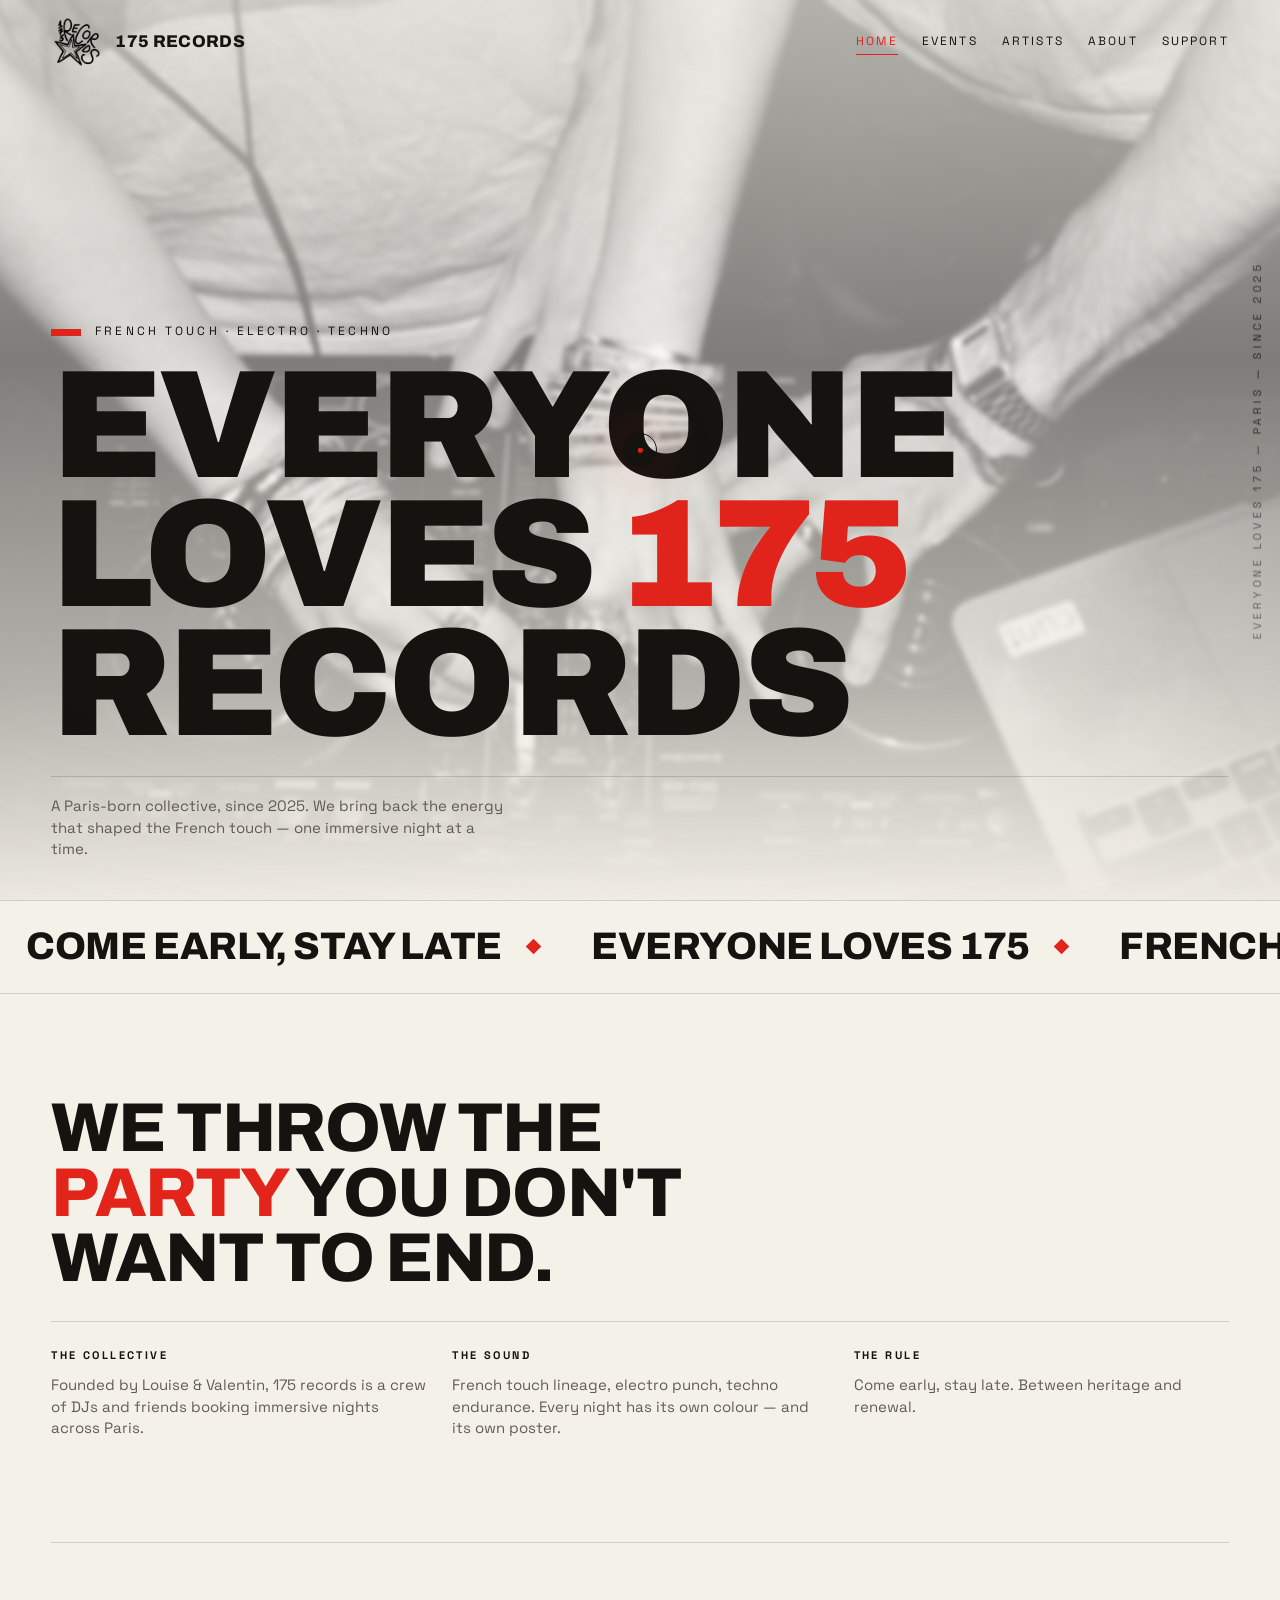
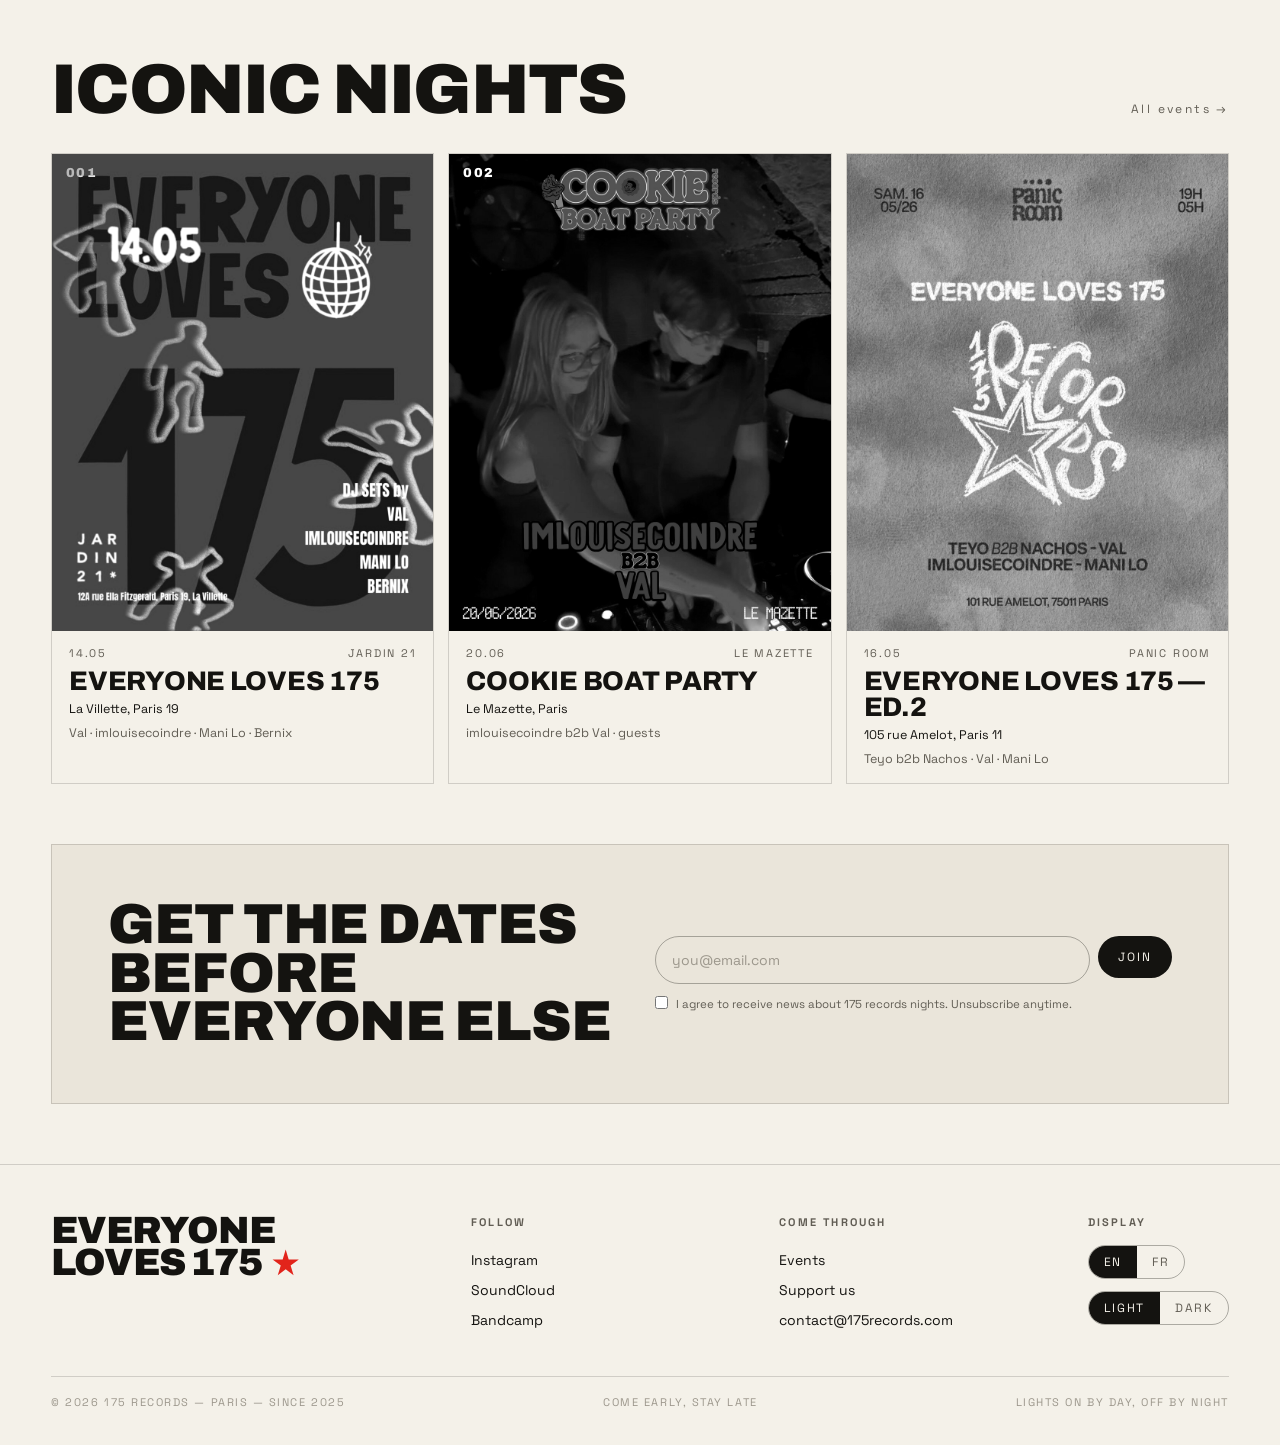
<file: index.html>
<!doctype html>
<html lang="en" data-theme="light">
<head>
<meta charset="utf-8">
<meta name="viewport" content="width=device-width, initial-scale=1">
<title>175 records — Everyone loves 175</title>
<meta name="description" content="175 records — Paris-born electronic music collective. French touch, electro, techno. Since 2025. Come early, stay late.">
<link rel="preconnect" href="https://fonts.googleapis.com">
<link rel="preconnect" href="https://fonts.gstatic.com" crossorigin>
<link rel="stylesheet" href="assets/css/styles.css?v=20">
</head>
<body>

<div class="intro"><span class="logo-anim"><img class="screen-logo light-only" src="assets/img/logo-black.png" alt="175 records"><img class="screen-logo dark-only" src="assets/img/homemadeWhiteLogo.png" alt="" aria-hidden="true"></span><span class="tagline">Everyone loves 175</span></div>
<div class="shutter"><span class="logo-anim"><img class="screen-logo light-only" src="assets/img/logo-black.png" alt="175 records"><img class="screen-logo dark-only" src="assets/img/homemadeWhiteLogo.png" alt="" aria-hidden="true"></span><span class="tagline">Everyone loves 175</span></div>
<div class="grain"></div><div class="vignette"></div>
<div class="edge-label">Everyone loves 175 — Paris — since 2025</div>

<header class="site-head">
  <a class="brand" href="index.html" data-cursor-label="Home"><img class="brand-logo light-only" src="assets/img/logo-black.png" alt="175 records"><img class="brand-logo dark-only" src="assets/img/homemadeWhiteLogo.png" alt="" aria-hidden="true"><span class="word">175 records</span></a>
  <nav class="nav-mini" aria-label="Quick links">
    <a href="index.html" aria-current="page" data-en="Home" data-fr="Accueil">Home</a>
    <a href="events.html" data-en="Events" data-fr="Soirées">Events</a>
  </nav>
  <nav class="nav">
    <a href="index.html" aria-current="page" data-en="Home" data-fr="Accueil">Home</a>
    <a href="events.html" data-en="Events" data-fr="Soirées">Events</a>
    <a href="artists.html" data-en="Artists" data-fr="Artistes">Artists</a>
    <a href="about.html" data-en="About" data-fr="À propos">About</a>
    <a href="support.html" data-en="Support" data-fr="Soutenir">Support</a>
  </nav>
  <button class="nav-toggle" aria-label="Menu" aria-expanded="false"><span></span><span></span></button>
</header>

<section class="hero hero-home">
  <div class="hero-media">
    <div class="reveal" data-reveal="global">
      <picture>
        <source media="(max-width:760px)" srcset="assets/img/hero-mobile.jpg">
        <img class="base" src="assets/img/betterHero.jpg" alt="175 records night">
      </picture>
      <picture>
        <source media="(max-width:760px)" srcset="assets/img/hero-mobile.jpg">
        <img class="color" src="assets/img/betterHero.jpg" aria-hidden="true" alt="">
      </picture>
    </div>
  </div>
  <div class="hero-inner">
    <p class="hero-tag" data-en="French touch · Electro · Techno" data-fr="French touch · Électro · Techno">French touch · Electro · Techno</p>
    <h1 class="mega">
      <span class="ln"><span>Everyone</span></span>
      <span class="ln"><span>Loves <em>175</em></span></span>
      <span class="ln"><span>Records</span></span>
    </h1>
    <div class="hero-foot">
      <p data-en="A Paris-born collective, since 2025. We bring back the energy that shaped the French touch — one immersive night at a time." data-fr="Un collectif parisien, depuis 2025. On fait revivre l'énergie qui a façonné la French touch, une soirée immersive à la fois.">A Paris-born collective, since 2025. We bring back the energy that shaped the French touch — one immersive night at a time.</p>    </div>
  </div>
</section>

<div class="marquee" aria-hidden="true">
  <div class="track">
    <span class="item">Come early, stay late</span>
    <span class="item">Everyone loves 175</span>
    <span class="item">French touch</span>
    <span class="item">Electro</span>
    <span class="item">Techno</span>
  </div>
</div>

<div class="wrap">
  <section class="manifesto">
    <p class="big up" data-en="We throw the <em>party</em> you don't want to end." data-fr="On organise la <em>fête</em> que tu ne veux pas voir finir.">We throw the <em>party</em> you don't want to end.</p>
    <div class="cols">
      <div class="up"><h4 data-en="The collective" data-fr="Le collectif">The collective</h4>
        <p data-en="Founded by Louise &amp; Valentin, 175 records is a crew of DJs and friends booking immersive nights across Paris." data-fr="Fondé par Louise et Valentin, 175 records est une bande de DJs et d'amis qui montent des soirées immersives dans tout Paris.">Founded by Louise &amp; Valentin, 175 records is a crew of DJs and friends booking immersive nights across Paris.</p></div>
      <div class="up"><h4 data-en="The sound" data-fr="Le son">The sound</h4>
        <p data-en="French touch lineage, electro punch, techno endurance. Every night has its own colour — and its own poster." data-fr="Héritage French touch, punch électro, endurance techno. Chaque soirée a sa couleur, et son affiche.">French touch lineage, electro punch, techno endurance. Every night has its own colour — and its own poster.</p></div>
      <div class="up"><h4 data-en="The rule" data-fr="La règle">The rule</h4>
        <p data-en="Come early, stay late. Between heritage and renewal." data-fr="Arrive tôt, reste tard. Entre héritage et renouveau.">Come early, stay late. Between heritage and renewal.</p></div>
    </div>
  </section>
</div>

<div class="wrap">
  <div class="section-head">
    <h2 class="section-title" style="font-size:clamp(30px,5.5vw,80px)" data-en="Iconic nights" data-fr="Soirées iconiques">Iconic nights</h2>
    <span class="idx"><a href="events.html" data-cursor-label="Open" data-en="All events →" data-fr="Toutes les soirées →">All events →</a></span>
  </div>
  <div class="events-grid">
    <a class="ev up" href="events.html" style="--ev:#3D5BFF" data-cursor-label="Open">
      <span class="num">001</span><span class="tagdot"></span>
      <div class="poster"><img src="assets/img/ev-jardin21.jpg" alt="175 X Jardin 21 poster"><div class="glow"></div></div>
      <div class="meta"><div class="top"><span>14.05</span><span>Jardin 21</span></div>
        <h3>Everyone Loves 175</h3><div class="line venue">La Villette, Paris 19</div>
        <div class="line">Val · imlouisecoindre · Mani Lo · Bernix</div></div>
    </a>
    <a class="ev up" href="events.html" style="--ev:#FF2E9A" data-cursor-label="Open">
      <span class="num">002</span><span class="tagdot"></span>
      <div class="poster"><img src="assets/img/ev-cookie.jpg" alt="Cookie Boat Party poster"><div class="glow"></div></div>
      <div class="meta"><div class="top"><span>20.06</span><span>Le Mazette</span></div>
        <h3>Cookie Boat Party</h3><div class="line venue">Le Mazette, Paris</div>
        <div class="line">imlouisecoindre b2b Val · guests</div></div>
    </a>
    <a class="ev up" href="events.html" style="--ev:#FF6A2C" data-cursor-label="Open">
      <span class="num">003</span><span class="tagdot"></span>
      <div class="poster"><img src="assets/img/ev-panicroom.jpg" alt="Everyone Loves 175 edition 2 poster"><div class="glow"></div></div>
      <div class="meta"><div class="top"><span>16.05</span><span>Panic Room</span></div>
        <h3>Everyone Loves 175 — Ed.2</h3><div class="line venue">105 rue Amelot, Paris 11</div>
        <div class="line">Teyo b2b Nachos · Val · Mani Lo</div></div>
    </a>
  </div>
</div>

<div class="wrap" style="margin-top:30px">
  <section class="news up">
    <div>
      <h3 data-en="Get the dates<br>before everyone else" data-fr="Reçois les dates<br>avant tout le monde">Get the dates<br>before everyone else</h3>
    </div>
    <form class="form" data-news>
      <div class="field">
        <input type="email" required placeholder="you@email.com" aria-label="Email">
        <button class="btn" type="button" data-modal data-tag-en="Newsletter" data-tag-fr="Newsletter" data-title-en="Coming soon" data-title-fr="Bientôt disponible" data-msg-en="The newsletter isn't live yet. It's on the way — you'll be able to sign up right here very soon." data-msg-fr="La newsletter n'est pas encore en ligne. Elle arrive très bientôt, tu pourras t'inscrire ici." data-en="Join" data-fr="S'inscrire">Join</button>
      </div>
      <label class="consent"><input type="checkbox" required>
        <span data-en="I agree to receive news about 175 records nights. Unsubscribe anytime." data-fr="J'accepte de recevoir les actus des soirées 175 records. Désinscription à tout moment.">I agree to receive news about 175 records nights. Unsubscribe anytime.</span></label>
      <p class="ok" data-en="You're in. See you on the floor." data-fr="C'est bon. On se voit sur le dancefloor.">You're in. See you on the floor.</p>
    </form>
  </section>
</div>

<div class="modal" role="dialog" aria-modal="true">
  <div class="scrim"></div>
  <div class="panel">
    <button class="close" data-en="Close ✕" data-fr="Fermer ✕">Close ✕</button>
    <span class="d-tag" data-m="tag"></span>
    <h2 data-m="title"></h2>
    <p data-m="msg"></p>
  </div>
</div>

<footer class="site-foot">
  <div class="foot-grid">
    <div><div class="big-mark">Everyone<br>loves 175 <svg class="fstar" viewBox="0 0 100 100" aria-hidden="true"><path d="M50 2 61 38 98 38 68 60 79 96 50 74 21 96 32 60 2 38 39 38Z"/></svg></div></div>
    <div><h5 data-en="Follow" data-fr="Suivre">Follow</h5>
      <a href="https://www.instagram.com/175record.s" target="_blank" rel="noopener" data-noanim>Instagram</a>
      <a href="#" data-noanim>SoundCloud</a><a href="#" data-noanim>Bandcamp</a></div>
    <div><h5 data-en="Come through" data-fr="Venir">Come through</h5>
      <a href="events.html" data-en="Events" data-fr="Soirées">Events</a>
      <a href="support.html" data-en="Support us" data-fr="Nous soutenir">Support us</a>
      <a href="mailto:contact@175records.com" data-noanim>contact@175records.com</a></div>
    <div><h5 data-en="Display" data-fr="Affichage">Display</h5>
      <div class="switches">
        <div class="seg" role="group" aria-label="Language"><button data-lang-btn="en" class="active">EN</button><button data-lang-btn="fr">FR</button></div>
        <div class="seg" role="group" aria-label="Theme"><button data-theme-btn="light" class="active" data-en="Light" data-fr="Clair">Light</button><button data-theme-btn="dark" data-en="Dark" data-fr="Sombre">Dark</button></div>
      </div></div>
  </div>
  <div class="foot-base">
    <span>© 2026 175 records — Paris — since 2025</span>
    <span>Come early, stay late</span>
    <span data-en="Lights on by day, off by night" data-fr="Lumière le jour, club la nuit">Lights on by day, off by night</span>
  </div>
</footer>

<script src="assets/js/main.js?v=20"></script>
</body>
</html>
</file>
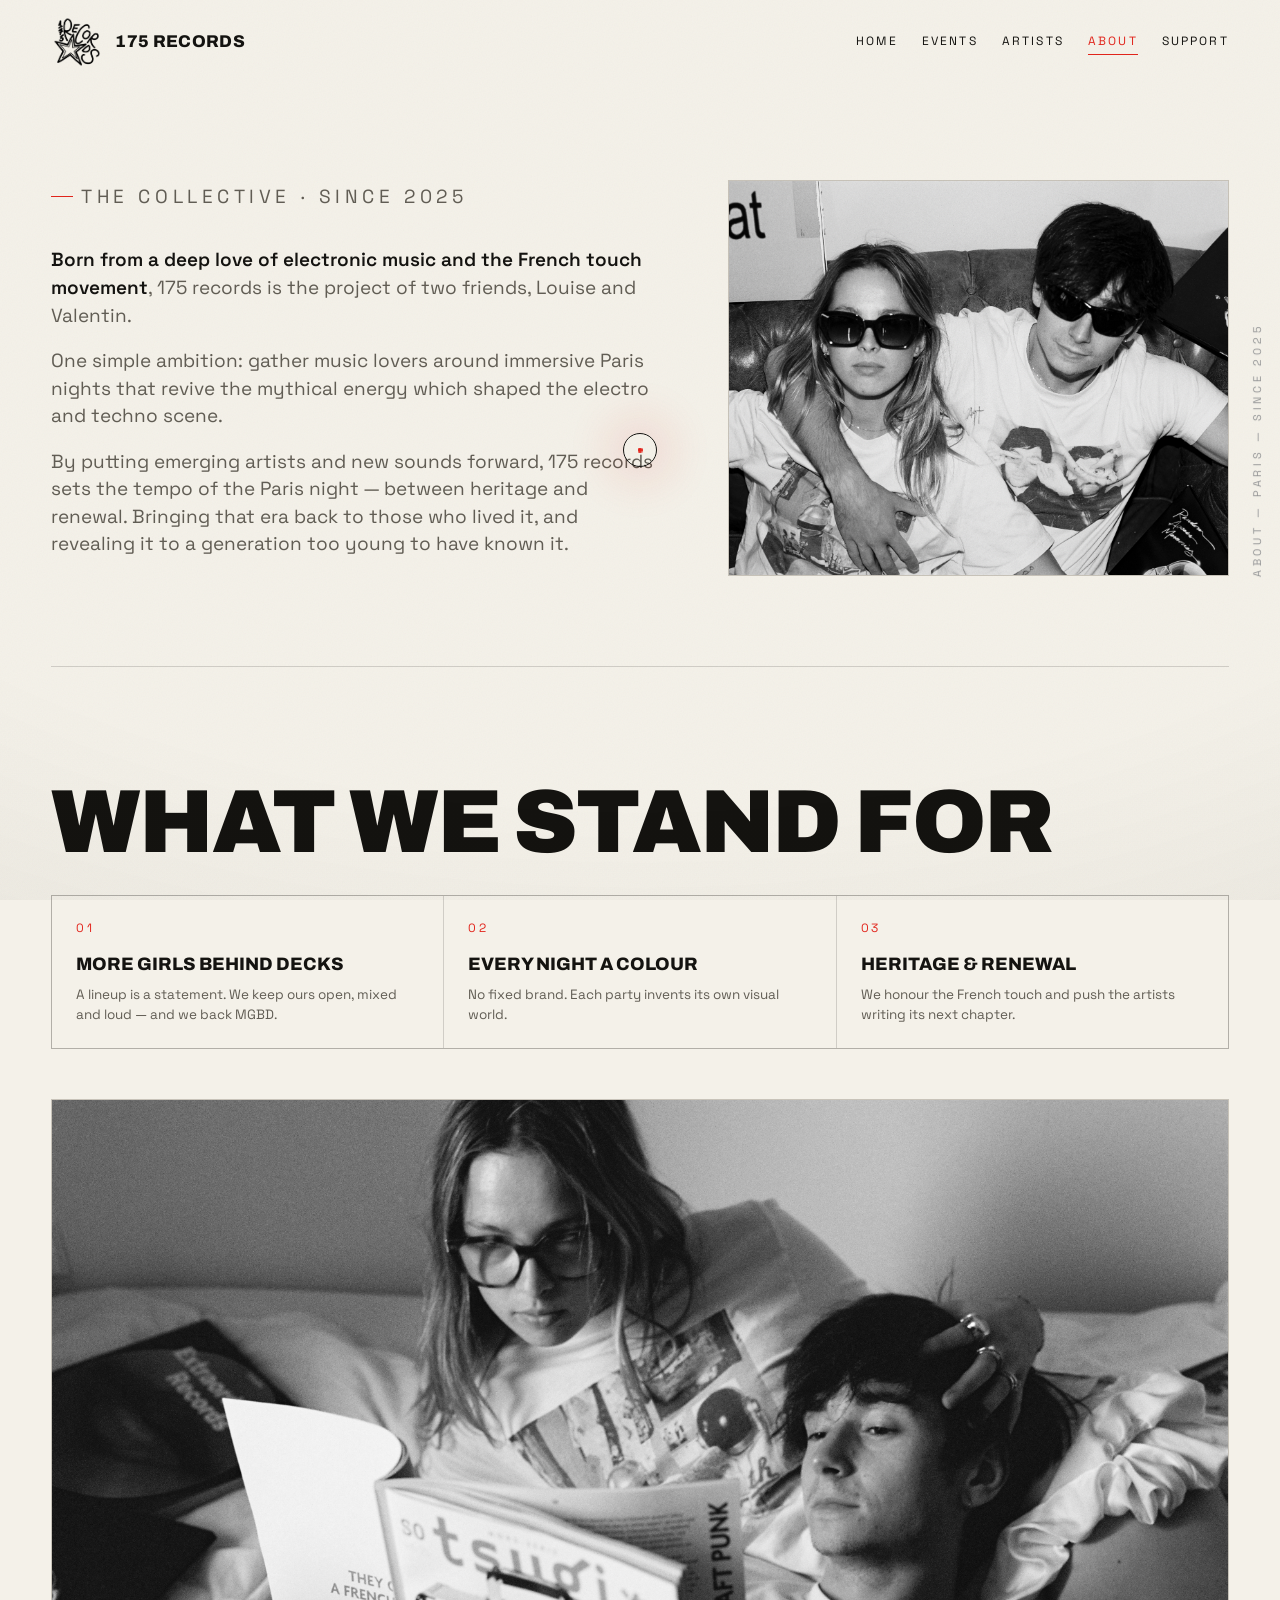
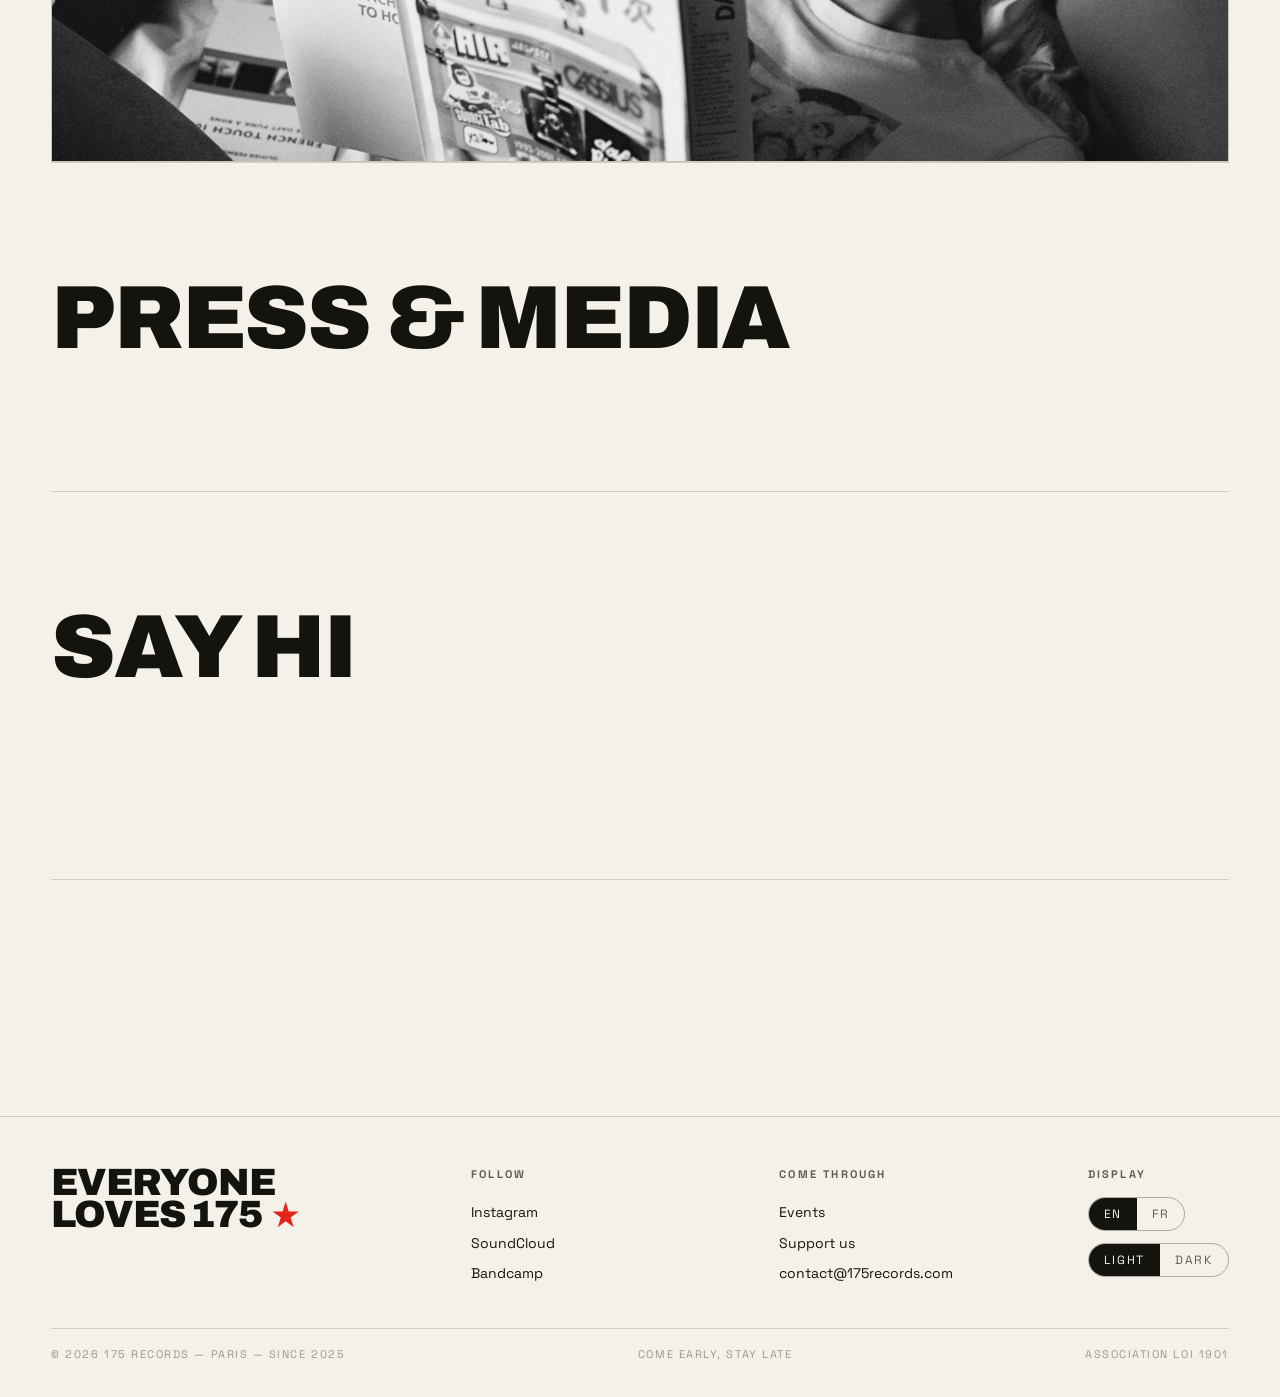
<file: about.html>
<!doctype html>
<html lang="en" data-theme="light">
<head>
<meta charset="utf-8">
<meta name="viewport" content="width=device-width, initial-scale=1">
<title>175 records — About</title>
<meta name="description" content="175 records — a Paris electronic music association, since 2025. Founded by Louise & Valentin.">
<link rel="preconnect" href="https://fonts.googleapis.com">
<link rel="preconnect" href="https://fonts.gstatic.com" crossorigin>
<link rel="stylesheet" href="assets/css/styles.css?v=20">
</head>
<body>

<div class="intro"><span class="logo-anim"><img class="screen-logo light-only" src="assets/img/logo-black.png" alt="175 records"><img class="screen-logo dark-only" src="assets/img/homemadeWhiteLogo.png" alt="" aria-hidden="true"></span><span class="tagline">Everyone loves 175</span></div>
<div class="shutter"><span class="logo-anim"><img class="screen-logo light-only" src="assets/img/logo-black.png" alt="175 records"><img class="screen-logo dark-only" src="assets/img/homemadeWhiteLogo.png" alt="" aria-hidden="true"></span><span class="tagline">Everyone loves 175</span></div>
<div class="grain"></div><div class="vignette"></div>
<div class="edge-label">About — Paris — since 2025</div>

<header class="site-head">
  <a class="brand" href="index.html" data-cursor-label="Home"><img class="brand-logo light-only" src="assets/img/logo-black.png" alt="175 records"><img class="brand-logo dark-only" src="assets/img/homemadeWhiteLogo.png" alt="" aria-hidden="true"><span class="word">175 records</span></a>
  <nav class="nav-mini" aria-label="Quick links">
    <a href="index.html" data-en="Home" data-fr="Accueil">Home</a>
    <a href="events.html" data-en="Events" data-fr="Soirées">Events</a>
  </nav>
  <nav class="nav">
    <a href="index.html" data-en="Home" data-fr="Accueil">Home</a>
    <a href="events.html" data-en="Events" data-fr="Soirées">Events</a>
    <a href="artists.html" data-en="Artists" data-fr="Artistes">Artists</a>
    <a href="about.html" aria-current="page" data-en="About" data-fr="À propos">About</a>
    <a href="support.html" data-en="Support" data-fr="Soutenir">Support</a>
  </nav>
  <button class="nav-toggle" aria-label="Menu" aria-expanded="false"><span></span><span></span></button>
</header>

<section class="about-hero">
  <div class="split">
    <div class="prose">
      <p class="since" data-en="The collective · since 2025" data-fr="Le collectif · depuis 2025">The collective · since 2025</p>
      <p style="margin-top:18px" data-en="<strong>Born from a deep love of electronic music and the French touch movement</strong>, 175 records is the project of two friends, Louise and Valentin." data-fr="<strong>Fruit d'un amour profond pour la musique électronique et le mouvement French touch</strong>, 175 records est le projet de deux passionnés, Louise et Valentin.">Born from a deep love of electronic music and the French touch movement, 175 records is the project of two friends, Louise and Valentin.</p>
      <p data-en="One simple ambition: gather music lovers around immersive Paris nights that revive the mythical energy which shaped the electro and techno scene." data-fr="Une ambition simple : rassembler les amoureux de musique autour de soirées immersives parisiennes, recréant l'univers mythique et l'effervescence qui ont façonné la scène électro et techno.">One simple ambition: gather music lovers around immersive Paris nights that revive the mythical energy which shaped the electro and techno scene.</p>
      <p data-en="By putting emerging artists and new sounds forward, 175 records sets the tempo of the Paris night — between heritage and renewal. Bringing that era back to those who lived it, and revealing it to a generation too young to have known it." data-fr="En mettant en avant des artistes émergents et de nouvelles sonorités, 175 records rythme la nuit parisienne, entre héritage et renouveau. Faire revivre cette époque à celles et ceux qui l'ont vécue, et la faire découvrir à une génération trop jeune pour l'avoir connue.">By putting emerging artists and new sounds forward, 175 records sets the tempo of the Paris night — between heritage and renewal. Bringing that era back to those who lived it, and revealing it to a generation too young to have known it.</p>
    </div>
    <div class="reveal" style="aspect-ratio:3/2;border:1px solid var(--line)">
      <img class="base" src="assets/img/val-et-louise.JPG" alt="Louise and Valentin, founders of 175 records">
      <img class="color" src="assets/img/val-et-louise.JPG" aria-hidden="true" alt="">
    </div>
  </div>
</section>

<!-- VALUES -->
<div class="wrap">
  <div class="section-head"><h2 class="section-title" data-en="What we stand for" data-fr="Nos valeurs">What we stand for</h2></div>
  <div class="values up">
    <div><span class="num">01</span><h4 data-en="More girls behind decks" data-fr="Plus de filles aux platines">More girls behind decks</h4>
      <p data-en="A lineup is a statement. We keep ours open, mixed and loud — and we back MGBD." data-fr="Un line-up est une prise de position. On garde le nôtre ouvert, mixte et fort, et on soutient MGBD.">A lineup is a statement. We keep ours open, mixed and loud — and we back MGBD.</p></div>
    <div><span class="num">02</span><h4 data-en="Every night a colour" data-fr="Chaque soirée une couleur">Every night a colour</h4>
      <p data-en="No fixed brand. Each party invents its own visual world." data-fr="Pas de charte figée. Chaque soirée invente son monde visuel.">No fixed brand. Each party invents its own visual world.</p></div>
    <div><span class="num">03</span><h4 data-en="Heritage & renewal" data-fr="Héritage & renouveau">Heritage & renewal</h4>
      <p data-en="We honour the French touch and push the artists writing its next chapter." data-fr="On honore la French touch et on pousse les artistes qui écrivent sa suite.">We honour the French touch and push the artists writing its next chapter.</p></div>
  </div>
</div>

<!-- WIDE PHOTO -->
<div class="wrap" style="margin-top:50px">
  <div class="reveal up" data-reveal="global" style="aspect-ratio:16/9;border:1px solid var(--line)">
    <img class="base" src="assets/img/val-louise-livre.JPG" alt="Louise and Valentin reading a French touch magazine">
    <img class="color" src="assets/img/val-louise-livre.JPG" aria-hidden="true" alt="">
  </div>
</div>

<!-- PRESS -->
<div class="wrap">
  <div class="section-head"><h2 class="section-title" data-en="Press & media" data-fr="Presse & médias">Press & media</h2></div>
  <div class="press up">
    <p data-en="Writing about us, booking a set, or shooting a night? Grab the press kit (logo, photos, bio) or reach out directly." data-fr="Vous écrivez sur nous, vous bookez un set, ou vous filmez une soirée ? Récupérez le press kit (logo, photos, bio) ou écrivez-nous directement.">Writing about us, booking a set, or shooting a night? Grab the press kit (logo, photos, bio) or reach out directly.</p>
    <div class="socials">
      <a href="#" data-noanim data-en="Press kit (soon)" data-fr="Press kit (bientôt)">Press kit (soon)</a>
      <a href="mailto:contact@175records.com" data-noanim>contact@175records.com</a>
    </div>
  </div>
</div>

<!-- CONTACT -->
<div class="wrap">
  <div class="section-head"><h2 class="section-title" data-en="Say hi" data-fr="Écris-nous">Say hi</h2></div>
  <div class="manifesto" style="padding-top:0">
    <p class="big up"><em>Everyone</em> loves 175.</p>
    <div class="cols">
      <div class="up"><h4 data-en="General" data-fr="Général">General</h4><p><a href="mailto:contact@175records.com" data-noanim style="color:var(--ink)">contact@175records.com</a></p></div>
      <div class="up"><h4 data-en="Booking & partners" data-fr="Booking & partenaires">Booking & partners</h4><p><a href="support.html" style="color:var(--ink)" data-en="Become a partner →" data-fr="Devenir partenaire →">Become a partner →</a></p></div>
      <div class="up"><h4 data-en="Socials" data-fr="Réseaux">Socials</h4><p><a href="https://www.instagram.com/175record.s" target="_blank" rel="noopener" data-noanim style="color:var(--ink)">@175record.s</a></p></div>
    </div>
  </div>
</div>

<footer class="site-foot">
  <div class="foot-grid">
    <div><div class="big-mark">Everyone<br>loves 175 <svg class="fstar" viewBox="0 0 100 100" aria-hidden="true"><path d="M50 2 61 38 98 38 68 60 79 96 50 74 21 96 32 60 2 38 39 38Z"/></svg></div></div>
    <div><h5 data-en="Follow" data-fr="Suivre">Follow</h5>
      <a href="https://www.instagram.com/175record.s" target="_blank" rel="noopener" data-noanim>Instagram</a>
      <a href="#" data-noanim>SoundCloud</a><a href="#" data-noanim>Bandcamp</a></div>
    <div><h5 data-en="Come through" data-fr="Venir">Come through</h5>
      <a href="events.html" data-en="Events" data-fr="Soirées">Events</a>
      <a href="support.html" data-en="Support us" data-fr="Nous soutenir">Support us</a>
      <a href="mailto:contact@175records.com" data-noanim>contact@175records.com</a></div>
    <div><h5 data-en="Display" data-fr="Affichage">Display</h5>
      <div class="switches">
        <div class="seg" role="group" aria-label="Language"><button data-lang-btn="en" class="active">EN</button><button data-lang-btn="fr">FR</button></div>
        <div class="seg" role="group" aria-label="Theme"><button data-theme-btn="light" class="active" data-en="Light" data-fr="Clair">Light</button><button data-theme-btn="dark" data-en="Dark" data-fr="Sombre">Dark</button></div>
      </div></div>
  </div>
  <div class="foot-base">
    <span>© 2026 175 records — Paris — since 2025</span><span>Come early, stay late</span>
    <span data-en="Association loi 1901" data-fr="Association loi 1901">Association loi 1901</span>
  </div>
</footer>

<script src="assets/js/main.js?v=20"></script>
</body>
</html>
</file>
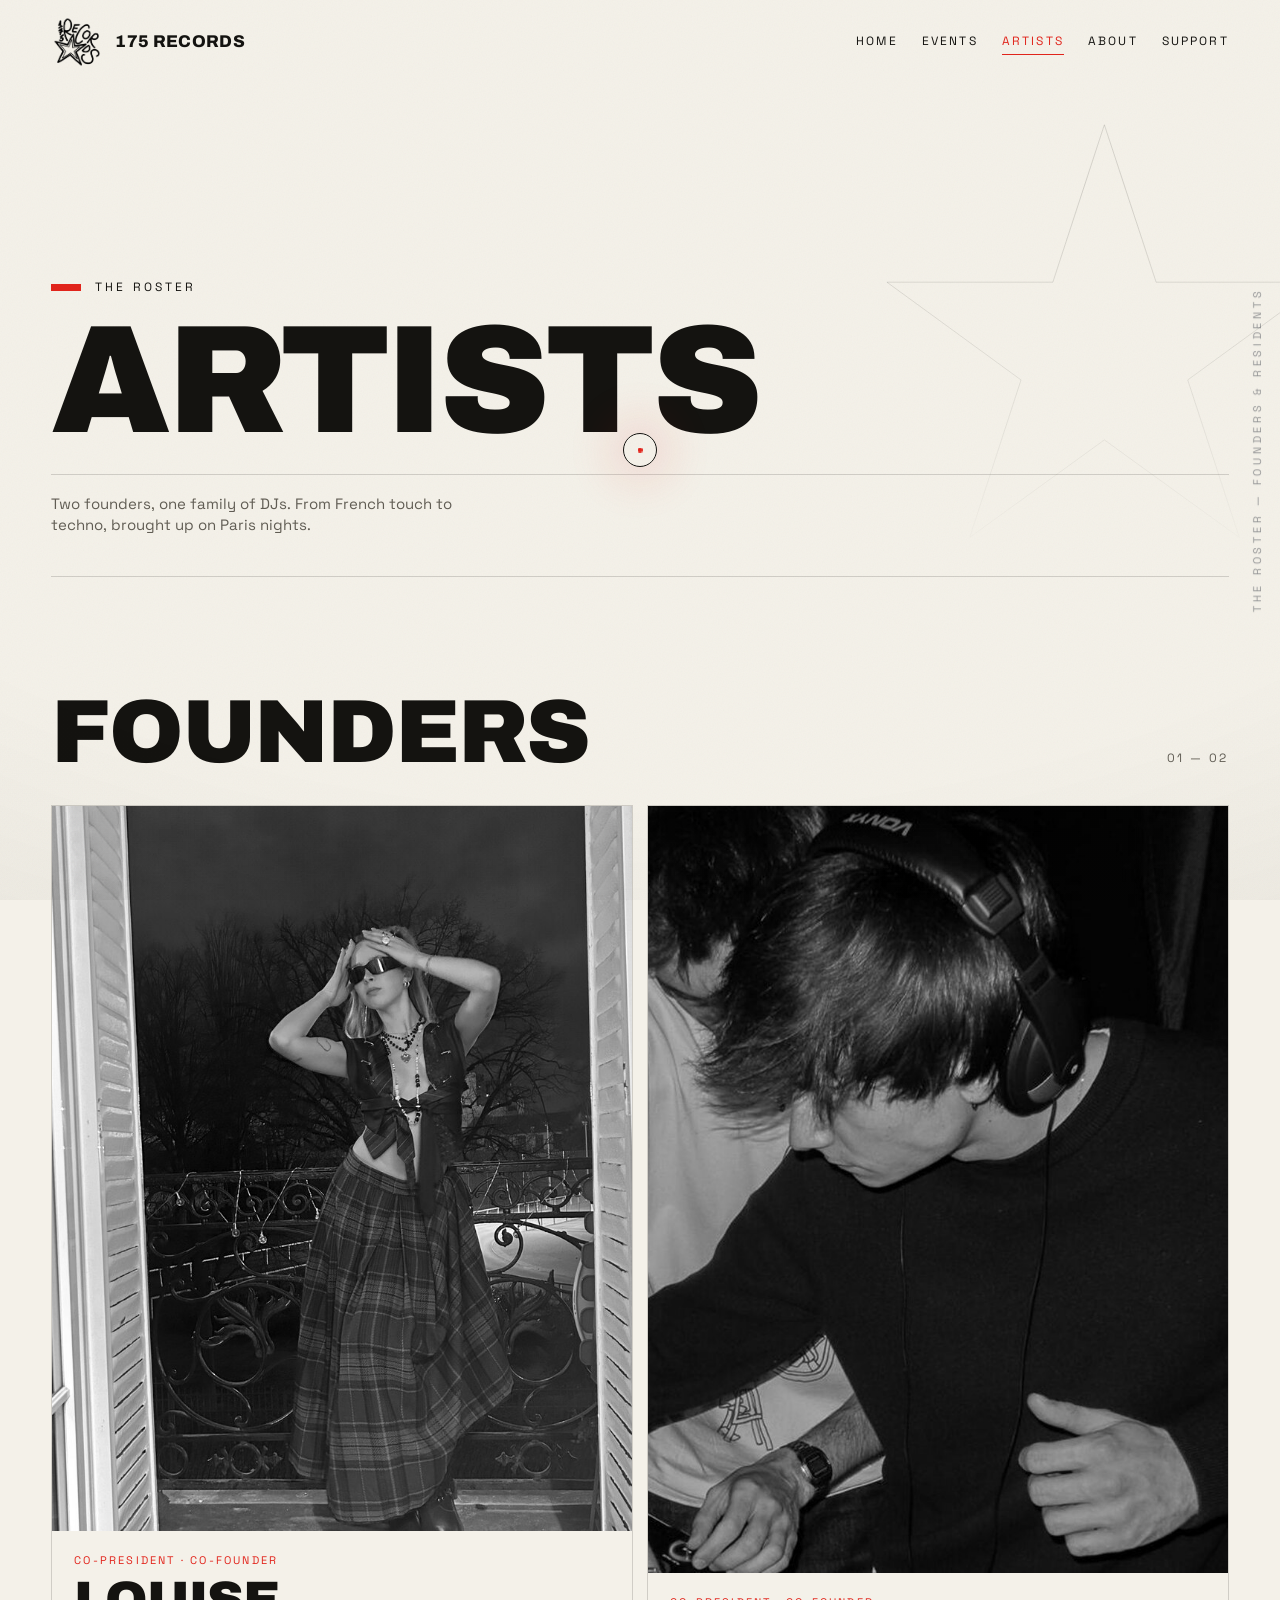
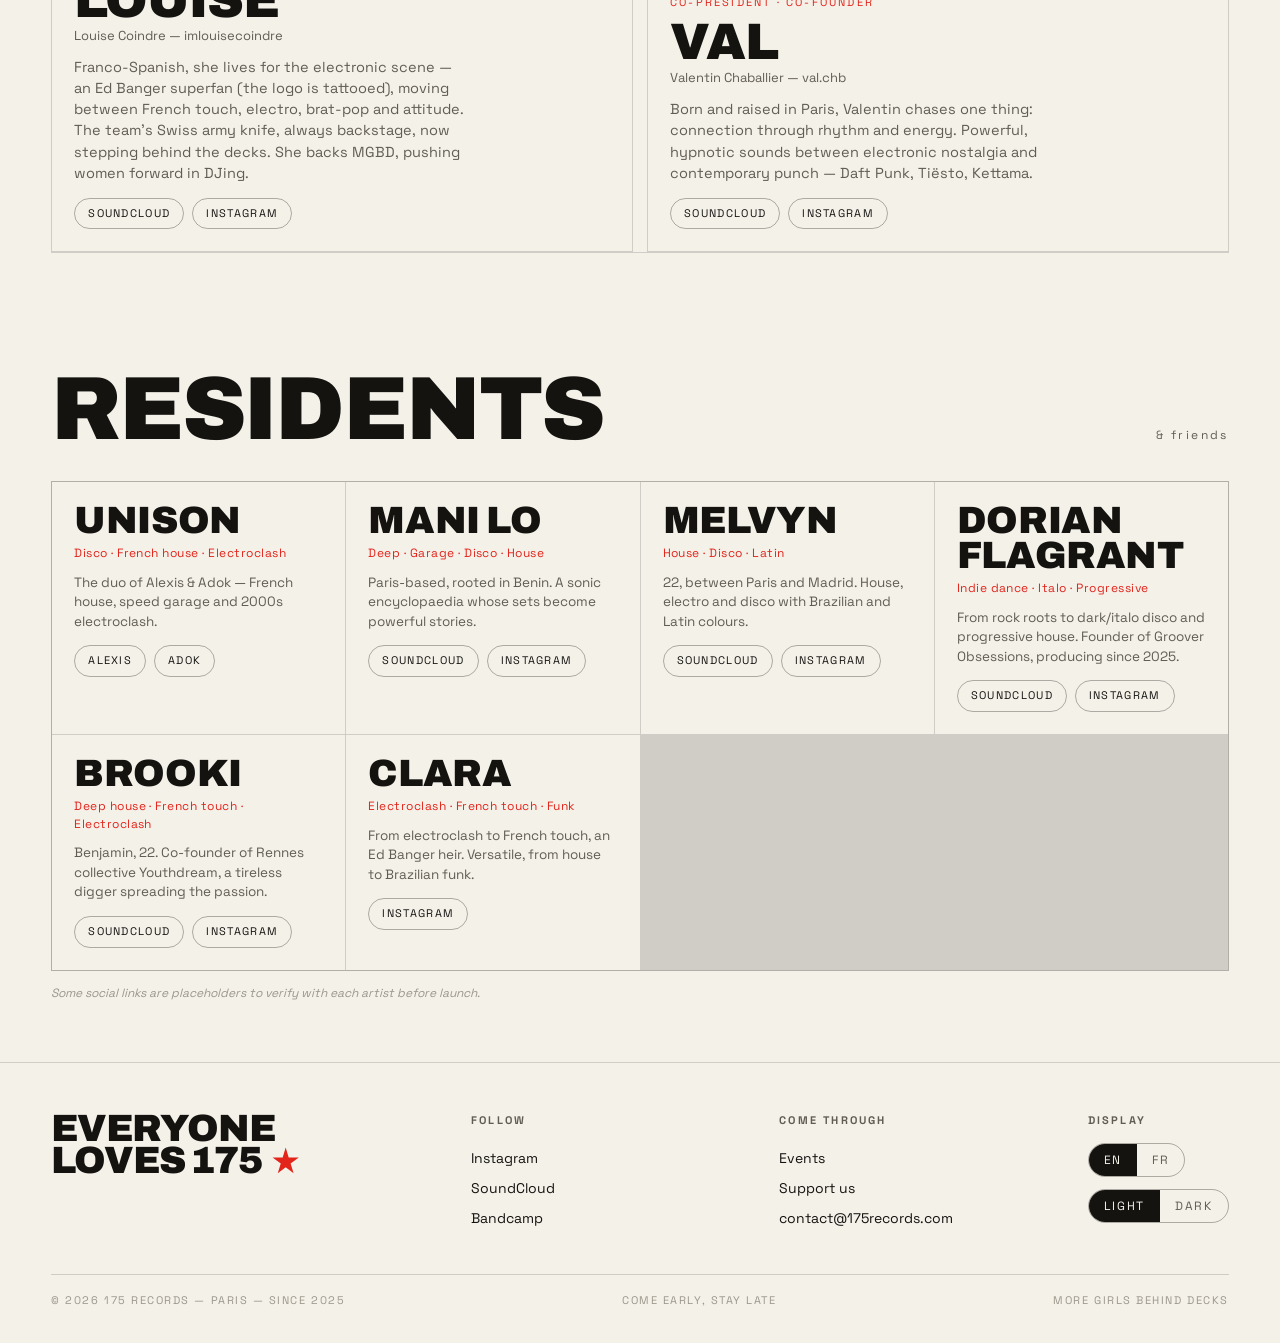
<file: artists.html>
<!doctype html>
<html lang="en" data-theme="light">
<head>
<meta charset="utf-8">
<meta name="viewport" content="width=device-width, initial-scale=1">
<title>175 records — Artists</title>
<meta name="description" content="The 175 records roster. Founders Val & Louise, and the residents.">
<link rel="preconnect" href="https://fonts.googleapis.com">
<link rel="preconnect" href="https://fonts.gstatic.com" crossorigin>
<link rel="stylesheet" href="assets/css/styles.css?v=20">
</head>
<body>

<div class="intro"><span class="logo-anim"><img class="screen-logo light-only" src="assets/img/logo-black.png" alt="175 records"><img class="screen-logo dark-only" src="assets/img/homemadeWhiteLogo.png" alt="" aria-hidden="true"></span><span class="tagline">Everyone loves 175</span></div>
<div class="shutter"><span class="logo-anim"><img class="screen-logo light-only" src="assets/img/logo-black.png" alt="175 records"><img class="screen-logo dark-only" src="assets/img/homemadeWhiteLogo.png" alt="" aria-hidden="true"></span><span class="tagline">Everyone loves 175</span></div>
<div class="grain"></div><div class="vignette"></div>
<div class="edge-label">The roster — founders & residents</div>

<header class="site-head">
  <a class="brand" href="index.html" data-cursor-label="Home"><img class="brand-logo light-only" src="assets/img/logo-black.png" alt="175 records"><img class="brand-logo dark-only" src="assets/img/homemadeWhiteLogo.png" alt="" aria-hidden="true"><span class="word">175 records</span></a>
  <nav class="nav-mini" aria-label="Quick links">
    <a href="index.html" data-en="Home" data-fr="Accueil">Home</a>
    <a href="events.html" data-en="Events" data-fr="Soirées">Events</a>
  </nav>
  <nav class="nav">
    <a href="index.html" data-en="Home" data-fr="Accueil">Home</a>
    <a href="events.html" data-en="Events" data-fr="Soirées">Events</a>
    <a href="artists.html" aria-current="page" data-en="Artists" data-fr="Artistes">Artists</a>
    <a href="about.html" data-en="About" data-fr="À propos">About</a>
    <a href="support.html" data-en="Support" data-fr="Soutenir">Support</a>
  </nav>
  <button class="nav-toggle" aria-label="Menu" aria-expanded="false"><span></span><span></span></button>
</header>

<section class="hero" style="min-height:64svh">
  <div class="watermark" data-parallax="-0.08" style="position:absolute;right:-1vw;top:18vh;font-size:38vw;z-index:0">★</div>
  <div class="hero-inner">
    <p class="hero-tag" data-en="The roster" data-fr="Le collectif">The roster</p>
    <h1 class="mega"><span class="ln"><span data-en="Artists" data-fr="Artistes">Artists</span></span></h1>
    <div class="hero-foot">
      <p data-en="Two founders, one family of DJs. From French touch to techno, brought up on Paris nights." data-fr="Deux fondateurs, une famille de DJs. De la French touch à la techno, nourris aux nuits parisiennes.">Two founders, one family of DJs. From French touch to techno, brought up on Paris nights.</p>
    </div>
  </div>
</section>

<!-- FOUNDERS -->
<div class="wrap">
  <div class="section-head"><h2 class="section-title" data-en="Founders" data-fr="Fondateurs">Founders</h2><span class="idx">01 — 02</span></div>
  <div class="founders">
    <div class="founder up">
      <div class="reveal"><img class="base" src="assets/img/artist-louise.jpg" alt="Louise Coindre"><img class="color" src="assets/img/artist-louise.jpg" aria-hidden="true" alt=""></div>
      <div class="body">
        <p class="role" data-en="Co-president · Co-founder" data-fr="Co-présidente · Co-fondatrice">Co-president · Co-founder</p>
        <h3>Louise</h3><div class="alias">Louise Coindre — imlouisecoindre</div>
        <p data-en="Franco-Spanish, she lives for the electronic scene — an Ed Banger superfan (the logo is tattooed), moving between French touch, electro, brat-pop and attitude. The team's Swiss army knife, always backstage, now stepping behind the decks. She backs MGBD, pushing women forward in DJing." data-fr="Franco-espagnole, elle vit pour la scène électro — fan ultime d'Ed Banger (le logo tatoué), entre French touch, electro, pop brat et attitude. Le couteau suisse de l'équipe, toujours en backstage, et aujourd'hui aux platines. Elle soutient MGBD, pour la place des femmes dans le DJing.">Franco-Spanish, she lives for the electronic scene — an Ed Banger superfan (the logo is tattooed), moving between French touch, electro, brat-pop and attitude. The team's Swiss army knife, always backstage, now stepping behind the decks. She backs MGBD, pushing women forward in DJing.</p>
        <div class="socials"><a href="https://soundcloud.com/imlouisecoindre" target="_blank" rel="noopener" data-noanim>SoundCloud</a><a href="https://www.instagram.com/imlouisecoindre" target="_blank" rel="noopener" data-noanim>Instagram</a></div>
      </div>
    </div>
    <div class="founder up">
      <div class="reveal"><img class="base" src="assets/img/artist-val.jpg" alt="Valentin Chaballier"><img class="color" src="assets/img/artist-val.jpg" aria-hidden="true" alt=""></div>
      <div class="body">
        <p class="role" data-en="Co-president · Co-founder" data-fr="Co-président · Co-fondateur">Co-president · Co-founder</p>
        <h3>Val</h3><div class="alias">Valentin Chaballier — val.chb</div>
        <p data-en="Born and raised in Paris, Valentin chases one thing: connection through rhythm and energy. Powerful, hypnotic sounds between electronic nostalgia and contemporary punch — Daft Punk, Tiësto, Kettama." data-fr="Né et grandi à Paris, Valentin poursuit une seule chose : créer des connexions par le rythme et l'énergie. Des sonorités puissantes et hypnotiques, entre nostalgie électronique et énergie contemporaine — Daft Punk, Tiësto, Kettama.">Born and raised in Paris, Valentin chases one thing: connection through rhythm and energy. Powerful, hypnotic sounds between electronic nostalgia and contemporary punch — Daft Punk, Tiësto, Kettama.</p>
        <div class="socials"><a href="https://soundcloud.com/valentin-chaballier" target="_blank" rel="noopener" data-noanim>SoundCloud</a><a href="https://www.instagram.com/val.chb" target="_blank" rel="noopener" data-noanim>Instagram</a></div>
      </div>
    </div>
  </div>
</div>

<!-- RESIDENTS -->
<div class="wrap">
  <div class="section-head"><h2 class="section-title" data-en="Residents" data-fr="Résidents">Residents</h2><span class="idx" data-en="& friends" data-fr="& invités">& friends</span></div>
  <div class="roster-grid up">
    <div class="rcard"><h4>Unison</h4><div class="tags" data-en="Disco · French house · Electroclash" data-fr="Disco · French house · Electroclash">Disco · French house · Electroclash</div>
      <p data-en="The duo of Alexis &amp; Adok — French house, speed garage and 2000s electroclash." data-fr="Le duo d'Alexis et Adok — French house, speed garage et electroclash des années 2000.">The duo of Alexis &amp; Adok — French house, speed garage and 2000s electroclash.</p>
      <div class="socials"><a href="https://www.instagram.com/cykalexis" target="_blank" rel="noopener" data-noanim>Alexis</a><a href="https://www.instagram.com/ad_boeda" target="_blank" rel="noopener" data-noanim>Adok</a></div></div>
    <div class="rcard"><h4>Mani Lo</h4><div class="tags" data-en="Deep · Garage · Disco · House" data-fr="Deep · Garage · Disco · House">Deep · Garage · Disco · House</div>
      <p data-en="Paris-based, rooted in Benin. A sonic encyclopaedia whose sets become powerful stories." data-fr="Basé à Paris, enraciné au Bénin. Une encyclopédie sonore dont les sets deviennent des récits puissants.">Paris-based, rooted in Benin. A sonic encyclopaedia whose sets become powerful stories.</p>
      <div class="socials"><a href="https://soundcloud.com/manimanimani" target="_blank" rel="noopener" data-noanim>SoundCloud</a><a href="https://www.instagram.com/mani_lo.vaw" target="_blank" rel="noopener" data-noanim>Instagram</a></div></div>
    <div class="rcard"><h4>Melvyn</h4><div class="tags" data-en="House · Disco · Latin" data-fr="House · Disco · Latino">House · Disco · Latin</div>
      <p data-en="22, between Paris and Madrid. House, electro and disco with Brazilian and Latin colours." data-fr="22 ans, entre Paris et Madrid. House, électro et disco aux couleurs brésiliennes et latines.">22, between Paris and Madrid. House, electro and disco with Brazilian and Latin colours.</p>
      <div class="socials"><a href="https://soundcloud.com/melvyn.clr" target="_blank" rel="noopener" data-noanim>SoundCloud</a><a href="https://www.instagram.com/melvyn.clr" target="_blank" rel="noopener" data-noanim>Instagram</a></div></div>
    <div class="rcard"><h4>Dorian Flagrant</h4><div class="tags" data-en="Indie dance · Italo · Progressive" data-fr="Indie dance · Italo · Progressive">Indie dance · Italo · Progressive</div>
      <p data-en="From rock roots to dark/italo disco and progressive house. Founder of Groover Obsessions, producing since 2025." data-fr="Des racines rock au dark/italo disco et à la progressive house. Fondateur de Groover Obsessions, producteur depuis 2025.">From rock roots to dark/italo disco and progressive house. Founder of Groover Obsessions, producing since 2025.</p>
      <div class="socials"><a href="https://soundcloud.com/indeflagration" target="_blank" rel="noopener" data-noanim>SoundCloud</a><a href="https://www.instagram.com/dorianflagrant" target="_blank" rel="noopener" data-noanim>Instagram</a></div></div>
    <div class="rcard"><h4>Brooki</h4><div class="tags" data-en="Deep house · French touch · Electroclash" data-fr="Deep house · French touch · Electroclash">Deep house · French touch · Electroclash</div>
      <p data-en="Benjamin, 22. Co-founder of Rennes collective Youthdream, a tireless digger spreading the passion." data-fr="Benjamin, 22 ans. Co-fondateur du collectif rennais Youthdream, digger infatigable qui transmet sa passion.">Benjamin, 22. Co-founder of Rennes collective Youthdream, a tireless digger spreading the passion.</p>
      <div class="socials"><a href="https://soundcloud.com/brooki" target="_blank" rel="noopener" data-noanim>SoundCloud</a><a href="https://www.instagram.com/brooki__" target="_blank" rel="noopener" data-noanim>Instagram</a></div></div>
    <div class="rcard"><h4>Clara</h4><div class="tags" data-en="Electroclash · French touch · Funk" data-fr="Electroclash · French touch · Funk">Electroclash · French touch · Funk</div>
      <p data-en="From electroclash to French touch, an Ed Banger heir. Versatile, from house to Brazilian funk." data-fr="De l'electroclash à la French touch, héritière d'Ed Banger. Polyvalente, de la house à la funk brésilienne.">From electroclash to French touch, an Ed Banger heir. Versatile, from house to Brazilian funk.</p>
      <div class="socials"><a href="https://www.instagram.com/clara.hdd" target="_blank" rel="noopener" data-noanim>Instagram</a></div></div>
  </div>
  <p class="disclaimer" data-en="Some social links are placeholders to verify with each artist before launch." data-fr="Certains liens sociaux sont des placeholders à vérifier avec chaque artiste avant la mise en ligne.">Some social links are placeholders to verify with each artist before launch.</p>
</div>

<footer class="site-foot">
  <div class="foot-grid">
    <div><div class="big-mark">Everyone<br>loves 175 <svg class="fstar" viewBox="0 0 100 100" aria-hidden="true"><path d="M50 2 61 38 98 38 68 60 79 96 50 74 21 96 32 60 2 38 39 38Z"/></svg></div></div>
    <div><h5 data-en="Follow" data-fr="Suivre">Follow</h5>
      <a href="https://www.instagram.com/175record.s" target="_blank" rel="noopener" data-noanim>Instagram</a>
      <a href="#" data-noanim>SoundCloud</a><a href="#" data-noanim>Bandcamp</a></div>
    <div><h5 data-en="Come through" data-fr="Venir">Come through</h5>
      <a href="events.html" data-en="Events" data-fr="Soirées">Events</a>
      <a href="support.html" data-en="Support us" data-fr="Nous soutenir">Support us</a>
      <a href="mailto:contact@175records.com" data-noanim>contact@175records.com</a></div>
    <div><h5 data-en="Display" data-fr="Affichage">Display</h5>
      <div class="switches">
        <div class="seg" role="group" aria-label="Language"><button data-lang-btn="en" class="active">EN</button><button data-lang-btn="fr">FR</button></div>
        <div class="seg" role="group" aria-label="Theme"><button data-theme-btn="light" class="active" data-en="Light" data-fr="Clair">Light</button><button data-theme-btn="dark" data-en="Dark" data-fr="Sombre">Dark</button></div>
      </div></div>
  </div>
  <div class="foot-base">
    <span>© 2026 175 records — Paris — since 2025</span><span>Come early, stay late</span>
    <span data-en="More girls behind decks" data-fr="Plus de filles aux platines">More girls behind decks</span>
  </div>
</footer>

<script src="assets/js/main.js?v=20"></script>
</body>
</html>
</file>
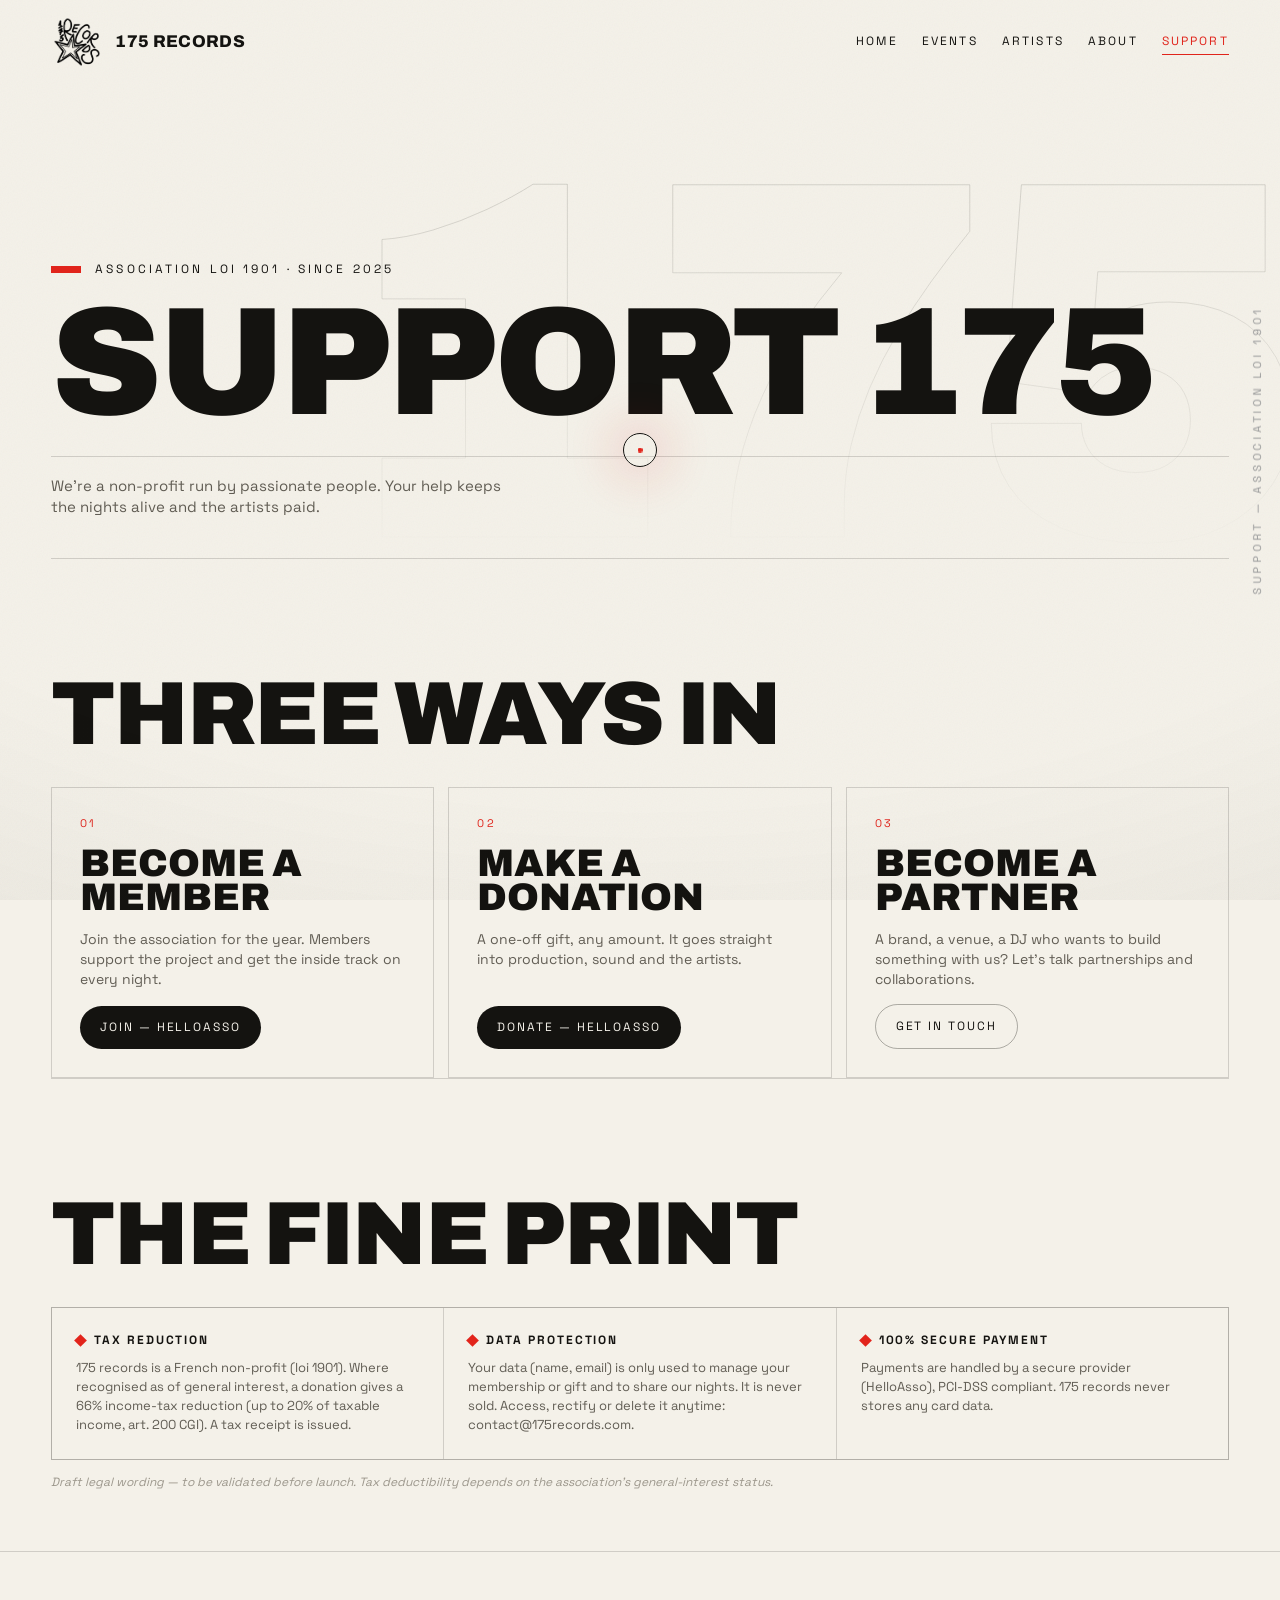
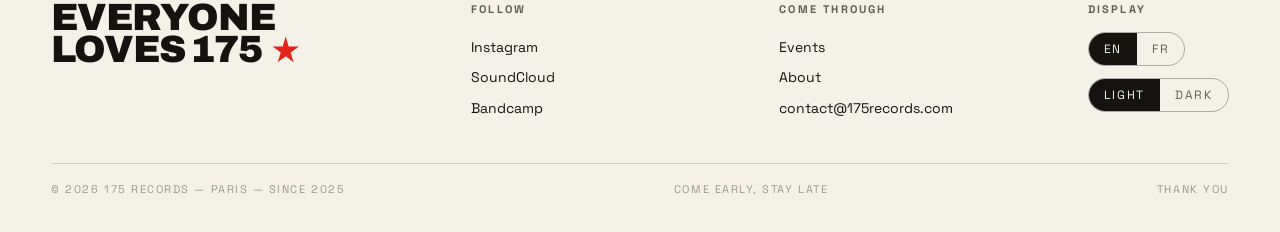
<file: support.html>
<!doctype html>
<html lang="en" data-theme="light">
<head>
<meta charset="utf-8">
<meta name="viewport" content="width=device-width, initial-scale=1">
<title>175 records — Support</title>
<meta name="description" content="Support 175 records — become a member, donate, or partner with the association.">
<link rel="preconnect" href="https://fonts.googleapis.com">
<link rel="preconnect" href="https://fonts.gstatic.com" crossorigin>
<link rel="stylesheet" href="assets/css/styles.css?v=20">
</head>
<body>

<div class="intro"><span class="logo-anim"><img class="screen-logo light-only" src="assets/img/logo-black.png" alt="175 records"><img class="screen-logo dark-only" src="assets/img/homemadeWhiteLogo.png" alt="" aria-hidden="true"></span><span class="tagline">Everyone loves 175</span></div>
<div class="shutter"><span class="logo-anim"><img class="screen-logo light-only" src="assets/img/logo-black.png" alt="175 records"><img class="screen-logo dark-only" src="assets/img/homemadeWhiteLogo.png" alt="" aria-hidden="true"></span><span class="tagline">Everyone loves 175</span></div>
<div class="grain"></div><div class="vignette"></div>
<div class="edge-label">Support — association loi 1901</div>

<header class="site-head">
  <a class="brand" href="index.html" data-cursor-label="Home"><img class="brand-logo light-only" src="assets/img/logo-black.png" alt="175 records"><img class="brand-logo dark-only" src="assets/img/homemadeWhiteLogo.png" alt="" aria-hidden="true"><span class="word">175 records</span></a>
  <nav class="nav-mini" aria-label="Quick links">
    <a href="index.html" data-en="Home" data-fr="Accueil">Home</a>
    <a href="events.html" data-en="Events" data-fr="Soirées">Events</a>
  </nav>
  <nav class="nav">
    <a href="index.html" data-en="Home" data-fr="Accueil">Home</a>
    <a href="events.html" data-en="Events" data-fr="Soirées">Events</a>
    <a href="artists.html" data-en="Artists" data-fr="Artistes">Artists</a>
    <a href="about.html" data-en="About" data-fr="À propos">About</a>
    <a href="support.html" aria-current="page" data-en="Support" data-fr="Soutenir">Support</a>
  </nav>
  <button class="nav-toggle" aria-label="Menu" aria-expanded="false"><span></span><span></span></button>
</header>

<section class="hero" style="min-height:62svh">
  <div class="watermark" data-parallax="-0.08" style="position:absolute;right:-1vw;top:18vh;font-size:40vw;z-index:0">175</div>
  <div class="hero-inner">
    <p class="hero-tag" data-en="Association loi 1901 · since 2025" data-fr="Association loi 1901 · depuis 2025">Association loi 1901 · since 2025</p>
    <h1 class="mega"><span class="ln"><span data-en="Support 175" data-fr="Soutenir 175">Support 175</span></span></h1>
    <div class="hero-foot">
      <p data-en="We're a non-profit run by passionate people. Your help keeps the nights alive and the artists paid." data-fr="On est une association portée par des passionnés. Votre soutien fait vivre les soirées et rémunère les artistes.">We're a non-profit run by passionate people. Your help keeps the nights alive and the artists paid.</p>
    </div>
  </div>
</section>

<!-- WAYS TO HELP -->
<div class="wrap">
  <div class="section-head"><h2 class="section-title" data-en="Three ways in" data-fr="Trois façons">Three ways in</h2></div>
  <div class="support-grid">
    <div class="scard up">
      <span class="num">01</span>
      <h3 data-en="Become a member" data-fr="Adhérer">Become a member</h3>
      <p data-en="Join the association for the year. Members support the project and get the inside track on every night." data-fr="Rejoins l'association pour l'année. Les membres soutiennent le projet et suivent chaque soirée en avant-première.">Join the association for the year. Members support the project and get the inside track on every night.</p>
      <a class="btn" href="#" data-noanim data-modal data-tag-en="Membership" data-tag-fr="Adhésion" data-title-en="Coming soon" data-title-fr="Bientôt disponible" data-msg-en="Online membership is being set up on HelloAsso and will be available very soon." data-msg-fr="L'adhésion en ligne est en cours de création sur HelloAsso. Elle sera disponible très bientôt." data-en="Join — HelloAsso" data-fr="Adhérer — HelloAsso">Join — HelloAsso</a>
    </div>
    <div class="scard up">
      <span class="num">02</span>
      <h3 data-en="Make a donation" data-fr="Faire un don">Make a donation</h3>
      <p data-en="A one-off gift, any amount. It goes straight into production, sound and the artists." data-fr="Un don ponctuel, du montant que tu veux. Il va directement dans la production, le son et les artistes.">A one-off gift, any amount. It goes straight into production, sound and the artists.</p>
      <a class="btn" href="#" data-noanim data-modal data-tag-en="Donations" data-tag-fr="Dons" data-title-en="Coming soon" data-title-fr="Bientôt disponible" data-msg-en="Our donation page is being set up on HelloAsso. Donations will be available very soon." data-msg-fr="La page de dons est en cours de création sur HelloAsso. Les dons seront bientôt disponibles." data-en="Donate — HelloAsso" data-fr="Donner — HelloAsso">Donate — HelloAsso</a>
    </div>
    <div class="scard up">
      <span class="num">03</span>
      <h3 data-en="Become a partner" data-fr="Devenir partenaire">Become a partner</h3>
      <p data-en="A brand, a venue, a DJ who wants to build something with us? Let's talk partnerships and collaborations." data-fr="Une marque, un lieu, un DJ qui veut construire avec nous ? Parlons partenariats et collaborations.">A brand, a venue, a DJ who wants to build something with us? Let's talk partnerships and collaborations.</p>
      <a class="btn ghost" href="mailto:contact@175records.com?subject=Partenariat%20175%20records" data-noanim data-en="Get in touch" data-fr="Nous écrire">Get in touch</a>
    </div>
  </div>
</div>

<!-- LEGAL -->
<div class="wrap">
  <div class="section-head"><h2 class="section-title" data-en="The fine print" data-fr="Bon à savoir">The fine print</h2></div>
  <div class="legal up">
    <div>
      <h4 data-en="Tax reduction" data-fr="Réduction fiscale">Tax reduction</h4>
      <p data-en="175 records is a French non-profit (loi 1901). Where recognised as of general interest, a donation gives a 66% income-tax reduction (up to 20% of taxable income, art. 200 CGI). A tax receipt is issued." data-fr="175 records est une association loi 1901. Si elle est reconnue d'intérêt général, un don ouvre droit à une réduction d'impôt de 66% du montant (dans la limite de 20% du revenu imposable, art. 200 du CGI). Un reçu fiscal est délivré.">175 records is a French non-profit (loi 1901). Where recognised as of general interest, a donation gives a 66% income-tax reduction (up to 20% of taxable income, art. 200 CGI). A tax receipt is issued.</p>
    </div>
    <div>
      <h4 data-en="Data protection" data-fr="Protection des données">Data protection</h4>
      <p data-en="Your data (name, email) is only used to manage your membership or gift and to share our nights. It is never sold. Access, rectify or delete it anytime: contact@175records.com." data-fr="Vos données (nom, email) servent uniquement à gérer votre adhésion ou don et à vous informer de nos soirées. Elles ne sont jamais cédées. Accès, rectification, suppression à tout moment : contact@175records.com.">Your data (name, email) is only used to manage your membership or gift and to share our nights. It is never sold. Access, rectify or delete it anytime: contact@175records.com.</p>
    </div>
    <div>
      <h4 data-en="100% secure payment" data-fr="Paiement 100% sécurisé">100% secure payment</h4>
      <p data-en="Payments are handled by a secure provider (HelloAsso), PCI-DSS compliant. 175 records never stores any card data." data-fr="Les paiements sont traités via une plateforme sécurisée (HelloAsso), conforme PCI-DSS. 175 records ne stocke aucune donnée bancaire.">Payments are handled by a secure provider (HelloAsso), PCI-DSS compliant. 175 records never stores any card data.</p>
    </div>
  </div>
  <p class="disclaimer" data-en="Draft legal wording — to be validated before launch. Tax deductibility depends on the association's general-interest status." data-fr="Mentions rédigées en placeholder — à valider juridiquement avant mise en ligne. La déductibilité dépend du statut d'intérêt général de l'association.">Draft legal wording — to be validated before launch. Tax deductibility depends on the association's general-interest status.</p>
</div>

<div class="modal" role="dialog" aria-modal="true">
  <div class="scrim"></div>
  <div class="panel">
    <button class="close" data-en="Close ✕" data-fr="Fermer ✕">Close ✕</button>
    <span class="d-tag" data-m="tag"></span>
    <h2 data-m="title"></h2>
    <p data-m="msg"></p>
  </div>
</div>

<footer class="site-foot">
  <div class="foot-grid">
    <div><div class="big-mark">Everyone<br>loves 175 <svg class="fstar" viewBox="0 0 100 100" aria-hidden="true"><path d="M50 2 61 38 98 38 68 60 79 96 50 74 21 96 32 60 2 38 39 38Z"/></svg></div></div>
    <div><h5 data-en="Follow" data-fr="Suivre">Follow</h5>
      <a href="https://www.instagram.com/175record.s" target="_blank" rel="noopener" data-noanim>Instagram</a>
      <a href="#" data-noanim>SoundCloud</a><a href="#" data-noanim>Bandcamp</a></div>
    <div><h5 data-en="Come through" data-fr="Venir">Come through</h5>
      <a href="events.html" data-en="Events" data-fr="Soirées">Events</a>
      <a href="about.html" data-en="About" data-fr="À propos">About</a>
      <a href="mailto:contact@175records.com" data-noanim>contact@175records.com</a></div>
    <div><h5 data-en="Display" data-fr="Affichage">Display</h5>
      <div class="switches">
        <div class="seg" role="group" aria-label="Language"><button data-lang-btn="en" class="active">EN</button><button data-lang-btn="fr">FR</button></div>
        <div class="seg" role="group" aria-label="Theme"><button data-theme-btn="light" class="active" data-en="Light" data-fr="Clair">Light</button><button data-theme-btn="dark" data-en="Dark" data-fr="Sombre">Dark</button></div>
      </div></div>
  </div>
  <div class="foot-base">
    <span>© 2026 175 records — Paris — since 2025</span><span>Come early, stay late</span>
    <span data-en="Thank you" data-fr="Merci">Thank you</span>
  </div>
</footer>

<script src="assets/js/main.js?v=20"></script>
</body>
</html>
</file>
<file: assets/css/styles.css>
/* ============================================================
   175 RECORDS — brutalist editorial system
   Light mode native · Dark mode ("LIGHTS OUT") switchable.
   Colour only comes from the parties.
   ============================================================ */
@import url('https://fonts.googleapis.com/css2?family=Archivo:ital,wght@0,400..900;1,400..900&family=Space+Grotesk:wght@400;500;700&display=swap');

/* ---------- LIGHT (default) ---------- */
:root{
  --bg:#F4F1E9;
  --bg-soft:#EAE5DA;
  --ink:#141310;
  --ink-dim:#615d54;
  --ink-faint:#9c978c;
  --line:rgba(20,19,15,.16);
  --line-strong:rgba(20,19,15,.32);
  --red:#E2241B;
  --accent:#E2241B;

  --grain-blend:multiply;
  --grain-opacity:.045;
  --vignette:radial-gradient(120% 95% at 50% 30%,transparent 62%,rgba(20,19,15,.05) 100%);
  --base-filter:grayscale(1) contrast(1.02);
  --poster-filter:grayscale(1) contrast(1.03);
  --shutter-bg:var(--ink);
  --shutter-fg:var(--bg);

  --font-display:'Archivo','Helvetica Neue',Helvetica,Arial,sans-serif;
  --font-ui:'Space Grotesk','Archivo',Helvetica,Arial,sans-serif;
  --ease:cubic-bezier(.16,1,.3,1);
  --pad:clamp(18px,4vw,64px);
  --maxw:1500px;
}
/* ---------- DARK ("LIGHTS OUT") ---------- */
html[data-theme="dark"]{
  --bg:#0B0B0B;
  --bg-soft:#161616;
  --ink:#F2F0EA;
  --ink-dim:#9b9b94;
  --ink-faint:#5d5d57;
  --line:rgba(242,240,234,.14);
  --line-strong:rgba(242,240,234,.32);
  --grain-blend:screen;
  --grain-opacity:.05;
  --vignette:radial-gradient(120% 90% at 50% 40%,transparent 55%,rgba(0,0,0,.55) 100%);
  --base-filter:grayscale(1) contrast(1.08) brightness(.62);
  --poster-filter:grayscale(1) contrast(1.06) brightness(.82);
}

/* ---------- Reset ---------- */
*{margin:0;padding:0;box-sizing:border-box}
html{scroll-behavior:smooth;overflow-x:clip}
body{background:var(--bg);color:var(--ink);font-family:var(--font-ui);font-size:16px;line-height:1.45;
  -webkit-font-smoothing:antialiased;text-rendering:optimizeLegibility;overflow-x:clip;max-width:100%;
  transition:background .5s var(--ease),color .5s var(--ease)}
img{display:block;max-width:100%}
a{color:inherit;text-decoration:none}
button{font-family:inherit;color:inherit;background:none;border:none;cursor:pointer}
input{font-family:inherit}
::selection{background:var(--accent);color:#fff}
@media (pointer:fine){body.has-cursor,body.has-cursor a,body.has-cursor button{cursor:none}}

/* ---------- Logo (themable mask of the real 175 logo) ---------- */
.logo{display:inline-block;background:currentColor;
  -webkit-mask:url(../img/logo-mask.png) center/contain no-repeat;
          mask:url(../img/logo-mask.png) center/contain no-repeat}

/* ---------- Film grain ---------- */
.grain{position:fixed;inset:0;z-index:9000;pointer-events:none;
  opacity:var(--grain-opacity);mix-blend-mode:var(--grain-blend);
  background-image:url("data:image/svg+xml,%3Csvg xmlns='http://www.w3.org/2000/svg' width='160' height='160'%3E%3Cfilter id='n'%3E%3CfeTurbulence type='fractalNoise' baseFrequency='.8' numOctaves='2' stitchTiles='stitch'/%3E%3C/filter%3E%3Crect width='100%25' height='100%25' filter='url(%23n)'/%3E%3C/svg%3E");
  animation:grain 6s steps(6) infinite}
@keyframes grain{0%{background-position:0 0}10%{background-position:-18px -14px}30%{background-position:14px -10px}
  50%{background-position:-10px 16px}70%{background-position:16px 12px}90%{background-position:-14px -16px}100%{background-position:0 0}}
.vignette{position:fixed;inset:0;z-index:8000;pointer-events:none;background:var(--vignette)}

/* ---------- Custom cursor (projector) ---------- */
.cursor-ring,.cursor-dot{position:fixed;top:0;left:0;z-index:9500;pointer-events:none;border-radius:50%;
  transform:translate(-50%,-50%);will-change:transform}
.cursor-ring{width:34px;height:34px;border:1px solid var(--ink);
  transition:width .3s var(--ease),height .3s var(--ease),background .3s var(--ease),border-color .3s var(--ease)}
.cursor-ring.glow{box-shadow:0 0 48px 14px color-mix(in srgb,var(--accent) 12%,transparent)}
.cursor-dot{width:5px;height:5px;background:var(--accent)}
body.cursor-hover .cursor-ring{width:74px;height:74px;background:color-mix(in srgb,var(--ink) 7%,transparent);border-color:var(--accent)}
.cursor-label{position:fixed;z-index:9600;pointer-events:none;transform:translate(-50%,-50%);
  font-family:var(--font-ui);font-size:11px;letter-spacing:.16em;text-transform:uppercase;opacity:0;transition:opacity .25s;mix-blend-mode:difference;color:#fff}
body.cursor-hover .cursor-label{opacity:1}

/* ---------- Loading / page-transition overlay ---------- */
.intro{position:fixed;inset:0;z-index:9999;background:var(--bg);display:grid;place-items:center;gap:22px;
  transition:opacity .6s ease,visibility .6s}
.logo-anim{display:inline-block;line-height:0}
.intro .screen-logo{width:132px;height:132px;object-fit:contain}
.intro .logo-anim{animation:logoIn .85s var(--ease) both}
.intro .tagline{font-family:var(--font-ui);font-size:11px;letter-spacing:.34em;text-transform:uppercase;color:var(--ink-dim);opacity:0;animation:fadein .6s .4s forwards}
.intro.off{opacity:0;visibility:hidden}
.intro.off .logo-anim{filter:blur(16px);transform:scale(1.18);transition:filter .6s var(--ease),transform .6s var(--ease)}
.intro.off .tagline{opacity:0;transition:opacity .3s}
@keyframes logoIn{0%{opacity:0;filter:blur(14px);transform:scale(.9)}35%{opacity:1;filter:blur(0);transform:scale(1)}100%{opacity:1;filter:blur(0);transform:scale(1)}}
@keyframes fadein{to{opacity:1}}

.shutter{position:fixed;inset:0;z-index:9700;background:var(--bg);transform:scaleY(0);transform-origin:bottom;
  display:grid;place-items:center;gap:22px;pointer-events:none}
.shutter .screen-logo{width:132px;height:132px;object-fit:contain}
.shutter .tagline{font-family:var(--font-ui);font-size:11px;letter-spacing:.34em;text-transform:uppercase;color:var(--ink-dim);opacity:0}
.shutter .logo-anim{opacity:0;filter:blur(16px);transform:scale(.92)}
.shutter.in{transform:scaleY(1);transition:transform .5s var(--ease)}
.shutter.in .logo-anim{opacity:1;filter:blur(0);transform:scale(1);
  transition:opacity .3s .05s var(--ease),filter .4s .05s var(--ease),transform .4s .05s var(--ease)}
.shutter.in .tagline{opacity:1;transition:opacity .3s .22s}

/* ---------- Layout ---------- */
.wrap{max-width:var(--maxw);margin:0 auto;padding-inline:var(--pad)}
.edge-label{position:fixed;right:14px;top:50%;z-index:60;transform:translateY(-50%) rotate(180deg);
  writing-mode:vertical-rl;font-size:11px;letter-spacing:.34em;text-transform:uppercase;color:var(--ink-dim);
  pointer-events:none;mix-blend-mode:difference}
@media (max-width:760px){.edge-label{display:none}}

/* ---------- Header ---------- */
.site-head{position:fixed;top:0;left:0;right:0;z-index:250;display:flex;align-items:center;justify-content:space-between;
  padding:16px var(--pad);transition:background .4s var(--ease),backdrop-filter .4s var(--ease),-webkit-backdrop-filter .4s var(--ease)}
.brand{position:relative;z-index:300;display:flex;align-items:center;gap:12px;font-family:var(--font-display);font-weight:800;letter-spacing:.02em;
  font-size:17px;text-transform:uppercase;color:var(--ink)}
.brand .logo{width:38px;height:38px;color:var(--ink);transition:color .3s,transform .6s var(--ease)}
.brand:hover .logo{color:var(--accent);transform:rotate(-6deg)}
.brand-logo{width:52px;height:52px;object-fit:contain;display:inline-block;transition:transform .6s var(--ease)}
.brand:hover .brand-logo{transform:rotate(-6deg)}
.dark-only{display:none}
html[data-theme="dark"] .light-only{display:none}
html[data-theme="dark"] .dark-only{display:inline-block}
.nav{display:flex;gap:24px;font-size:12px;letter-spacing:.18em;text-transform:uppercase}
.nav a{position:relative;padding:4px 0;color:var(--ink)}
.nav a::after{content:"";position:absolute;left:0;bottom:0;height:1px;width:0;background:var(--accent);transition:width .35s var(--ease)}
.nav a:hover::after,.nav a[aria-current="page"]::after{width:100%}
.nav a[aria-current="page"]{color:var(--accent)}
/* mobile menu toggle */
.nav-toggle{display:none;position:relative;z-index:300;flex-direction:column;align-items:center;justify-content:center;gap:6px;width:44px;height:44px;margin-right:-8px}
.nav-toggle span{display:block;width:26px;height:2px;background:var(--ink);transition:transform .35s var(--ease),opacity .2s,background .3s}
.nav-toggle.open span:nth-child(1){transform:translateY(4px) rotate(45deg)}
.nav-toggle.open span:nth-child(2){transform:translateY(-4px) rotate(-45deg)}
.nav-mini{display:none}
.nav-mini a{position:relative;color:var(--ink);padding:4px 0;font-weight:500;transition:color .3s}
.nav-mini a::after{content:"";position:absolute;left:0;bottom:0;height:1px;width:0;background:var(--accent);transition:width .35s var(--ease)}
.nav-mini a:hover::after,.nav-mini a[aria-current="page"]::after{width:100%}
.nav-mini a[aria-current="page"]{color:var(--accent)}
@media (max-width:760px){
  .brand span.word{display:none}
  html:not([data-theme="dark"]) body.over-hero:not(.menu-open) .brand .light-only{display:none}
  html:not([data-theme="dark"]) body.over-hero:not(.menu-open) .brand .dark-only{display:inline-block}
  html:not([data-theme="dark"]) body.over-hero:not(.menu-open) .nav-mini a{color:#F2F0EA}
  html:not([data-theme="dark"]) body.over-hero:not(.menu-open) .nav-mini a[aria-current="page"]{color:var(--accent)}
  html:not([data-theme="dark"]) body.over-hero:not(.menu-open) .nav-toggle span{background:#F2F0EA}
  .nav-mini{display:flex;gap:16px;margin-left:auto;margin-right:14px;font-size:12px;letter-spacing:.12em;text-transform:uppercase}
  .nav-toggle{display:flex}
  .nav{position:fixed;inset:0;z-index:240;background:var(--bg);flex-direction:column;align-items:center;justify-content:center;
    gap:30px;font-size:21px;letter-spacing:.12em;
    transform:translateY(-100%);opacity:0;visibility:hidden;
    transition:transform .45s var(--ease),opacity .3s,visibility .45s}
  .nav.open{transform:none;opacity:1;visibility:visible}
  body.menu-open{overflow:hidden}
  .hero-home .hero-media img{filter:none;transform:none}
  .hero-home::after{display:none}
  .hero-home .hero-tag,.hero-home .mega,.hero-home .hero-foot p{color:#F2F0EA;text-shadow:0 1px 16px rgba(0,0,0,.4)}
  .site-head::before,.site-head::after{content:"";position:absolute;left:0;right:0;top:0;bottom:-18px;z-index:-1;pointer-events:none;opacity:0;transition:opacity .4s var(--ease)}
  body.scrolled .site-head{background:linear-gradient(to bottom,color-mix(in srgb,var(--bg) 40%,transparent),transparent)}
  body.scrolled .site-head::before{opacity:1;-webkit-backdrop-filter:blur(2px);backdrop-filter:blur(2px);
    -webkit-mask-image:linear-gradient(to bottom,#000 0%,#000 50%,transparent 100%);mask-image:linear-gradient(to bottom,#000 0%,#000 50%,transparent 100%)}
  body.scrolled .site-head::after{opacity:1;-webkit-backdrop-filter:blur(4px);backdrop-filter:blur(4px);
    -webkit-mask-image:linear-gradient(to bottom,#000 0%,#000 18%,transparent 55%);mask-image:linear-gradient(to bottom,#000 0%,#000 18%,transparent 55%)}
}

/* ---------- HERO ---------- */
.hero{position:relative;min-height:100svh;display:flex;flex-direction:column;justify-content:flex-end;
  padding:120px var(--pad) 40px;overflow:hidden}
.hero-media{position:absolute;inset:0;z-index:0}
.hero-media .reveal{width:100%;height:100%}
.hero::after{content:"";position:absolute;inset:0;z-index:1;background:linear-gradient(180deg,
  color-mix(in srgb,var(--bg) 50%,transparent) 0%,
  color-mix(in srgb,var(--bg) 10%,transparent) 32%,
  color-mix(in srgb,var(--bg) 55%,transparent) 72%,
  var(--bg) 100%)}
.hero-inner{position:relative;z-index:2;width:100%;max-width:var(--maxw);margin:0 auto}
.hero-tag{font-size:12px;letter-spacing:.26em;text-transform:uppercase;color:var(--ink);display:flex;align-items:center;gap:14px;margin-bottom:20px}
.hero-tag::before{content:"";width:30px;height:7px;background:var(--red);display:inline-block}
.mega{font-family:var(--font-display);font-weight:900;line-height:.84;letter-spacing:-.03em;text-transform:uppercase;font-size:clamp(50px,12vw,200px)}
.mega .ln{display:block;overflow:hidden}
.mega .ln>span{display:block;transform:translateY(110%);animation:rise .9s var(--ease) forwards}
.mega .ln:nth-child(2)>span{animation-delay:.08s}
.mega .ln:nth-child(3)>span{animation-delay:.16s}
.mega em{font-style:normal;color:var(--accent)}
@keyframes rise{to{transform:translateY(0)}}
.hero-foot{display:flex;flex-wrap:wrap;gap:18px 40px;align-items:flex-end;justify-content:space-between;margin-top:28px;border-top:1px solid var(--line);padding-top:18px}
.hero-foot p{max-width:46ch;color:var(--ink-dim);font-size:15px}
.scroll-cue{font-size:11px;letter-spacing:.24em;text-transform:uppercase;color:var(--ink-dim);display:flex;align-items:center;gap:10px}
.scroll-cue .bar{width:1px;height:34px;background:linear-gradient(var(--accent),transparent);animation:drop 1.8s var(--ease) infinite}
@keyframes drop{0%{transform:scaleY(0);transform-origin:top}50%{transform:scaleY(1);transform-origin:top}51%{transform-origin:bottom}100%{transform:scaleY(0);transform-origin:bottom}}

/* spotlight reveal */
.reveal{position:relative;overflow:hidden;width:100%;height:100%;background:var(--bg-soft)}
.reveal img{position:absolute;inset:0;width:100%;height:100%;object-fit:cover}
.reveal .base{filter:var(--base-filter)}
.reveal .color{filter:saturate(1.08) contrast(1.02);
  -webkit-mask-image:radial-gradient(circle var(--rr,200px) at var(--rx,-300px) var(--ry,-300px),#000 0%,#000 36%,transparent 72%);
          mask-image:radial-gradient(circle var(--rr,200px) at var(--rx,-300px) var(--ry,-300px),#000 0%,#000 36%,transparent 72%)}

/* home hero: softened + whitened background */
.hero-home .hero-media img{filter:var(--base-filter) blur(2.5px);transform:scale(1.04)}
.hero-home .hero-media .color{filter:saturate(1.06) contrast(1.02) blur(2.5px);transform:scale(1.04)}
.hero-home::after{background:linear-gradient(180deg,
  color-mix(in srgb,var(--bg) 74%,transparent) 0%,
  color-mix(in srgb,var(--bg) 52%,transparent) 40%,
  color-mix(in srgb,var(--bg) 74%,transparent) 76%,
  var(--bg) 100%)}

.watermark{position:absolute;z-index:1;pointer-events:none;font-family:var(--font-display);font-weight:900;
  color:transparent;-webkit-text-stroke:1px color-mix(in srgb,var(--ink) 16%,transparent);line-height:.8;letter-spacing:-.04em}

/* ---------- Marquee ---------- */
.marquee{border-block:1px solid var(--line);overflow:hidden;white-space:nowrap;padding:18px 0;background:var(--bg)}
.marquee .track{display:inline-flex;will-change:transform;animation:scrollx 26s linear infinite}
.marquee:hover .track{animation-play-state:paused}
.marquee .item{font-family:var(--font-display);font-weight:800;text-transform:uppercase;font-size:clamp(20px,3vw,40px);letter-spacing:-.01em;padding:0 26px;display:inline-flex;align-items:center;gap:26px}
.marquee .item::after{content:"";width:11px;height:11px;background:var(--accent);display:inline-block;transform:rotate(45deg)}
@keyframes scrollx{to{transform:translateX(-50%)}}

/* ---------- Sections ---------- */
section{position:relative}
.section-head{display:flex;align-items:baseline;justify-content:space-between;gap:20px;padding-top:clamp(56px,9vw,130px);margin-bottom:32px;border-top:1px solid var(--line)}
.section-head .idx{font-family:var(--font-ui);font-size:12px;letter-spacing:.2em;color:var(--ink-dim)}
.section-title{font-family:var(--font-display);font-weight:900;text-transform:uppercase;letter-spacing:-.025em;line-height:.9;font-size:clamp(34px,7vw,104px)}

.manifesto{padding-block:clamp(50px,8vw,120px);display:grid;gap:30px}
.manifesto .big{font-family:var(--font-display);font-weight:800;text-transform:uppercase;line-height:.94;letter-spacing:-.02em;font-size:clamp(28px,5.4vw,72px);max-width:18ch}
.manifesto .big em{font-style:normal;color:var(--accent)}
.manifesto .cols{display:grid;grid-template-columns:repeat(auto-fit,minmax(220px,1fr));gap:26px;border-top:1px solid var(--line);padding-top:26px}
.manifesto .cols p{color:var(--ink-dim);font-size:15px}
.manifesto .cols h4{font-size:11px;letter-spacing:.22em;text-transform:uppercase;margin-bottom:10px;color:var(--ink)}

/* ---------- EVENT poster cards ---------- */
.events-grid{display:grid;gap:14px;grid-template-columns:repeat(12,1fr);padding-bottom:30px}
.ev{position:relative;grid-column:span 4;border:1px solid var(--line);background:var(--bg);overflow:hidden;isolation:isolate;transition:border-color .4s var(--ease);display:flex;flex-direction:column}
.ev.wide{grid-column:span 6}
@media (max-width:1000px){.ev,.ev.wide{grid-column:span 6}}
@media (max-width:640px){.ev,.ev.wide{grid-column:span 12}}
.ev .poster{position:relative;aspect-ratio:4/5;overflow:hidden;flex:0 0 auto}
.ev .poster img{width:100%;height:100%;object-fit:cover;filter:var(--poster-filter);transition:filter .55s var(--ease),transform .9s var(--ease)}
.ev .glow{position:absolute;inset:0;z-index:2;opacity:0;transition:opacity .5s var(--ease);
  background:radial-gradient(85% 60% at 50% 92%,color-mix(in srgb,var(--ev) 50%,transparent),transparent 72%)}
.ev .meta{position:relative;z-index:3;padding:15px 17px;display:flex;flex-direction:column;gap:6px;background:var(--bg);flex:1 0 auto}
.ev .meta .top{display:flex;justify-content:space-between;align-items:baseline;font-size:11px;letter-spacing:.16em;text-transform:uppercase;color:var(--ink-dim)}
.ev .meta h3{font-family:var(--font-display);font-weight:800;text-transform:uppercase;letter-spacing:-.01em;font-size:clamp(19px,2.1vw,28px);line-height:.98}
.ev .meta .line{font-size:12.5px;color:var(--ink-dim)}
.ev .meta .venue{color:var(--ink)}
.ev .num{position:absolute;top:10px;left:14px;z-index:3;font-family:var(--font-display);font-weight:900;font-size:13px;letter-spacing:.1em;mix-blend-mode:difference;color:#fff}
.ev .tagdot{position:absolute;top:14px;right:14px;z-index:3;width:10px;height:10px;border-radius:50%;background:var(--ev);opacity:0;transition:opacity .5s}
.ev:hover,.ev:focus-within,.ev.active{border-color:color-mix(in srgb,var(--ev) 60%,var(--line))}
.ev:hover .poster img,.ev:focus-within .poster img,.ev.active .poster img{filter:none;transform:scale(1.03)}
.ev:hover .glow,.ev:focus-within .glow,.ev.active .glow{opacity:1}
.ev:hover .tagdot,.ev.active .tagdot{opacity:1}
.ev:hover h3,.ev.active h3{color:var(--ev)}

/* ---------- EVENT list (full agenda) ---------- */
.agenda{border-top:1px solid var(--line-strong)}
.agenda .row{display:grid;grid-template-columns:130px 1fr auto;gap:18px;align-items:center;
  padding:20px 6px;border-bottom:1px solid var(--line);position:relative;transition:background .3s,padding-left .3s var(--ease)}
.agenda .row:hover{padding-left:18px;background:color-mix(in srgb,var(--ev,var(--accent)) 8%,transparent)}
.agenda .row .date{font-family:var(--font-ui);font-size:13px;letter-spacing:.04em;color:var(--ink-dim)}
.agenda .row .date b{display:block;font-family:var(--font-display);font-weight:800;font-size:20px;color:var(--ink);letter-spacing:0}
.agenda .row .venue{font-family:var(--font-display);font-weight:800;text-transform:uppercase;font-size:clamp(20px,2.6vw,34px);line-height:1;letter-spacing:-.01em}
.agenda .row .venue:hover{color:var(--ev,var(--accent))}
.agenda .row .addr{font-size:12.5px;color:var(--ink-dim);margin-top:5px}
.agenda .row .cta{font-size:11px;letter-spacing:.18em;text-transform:uppercase;border:1px solid var(--line-strong);border-radius:30px;padding:9px 15px;white-space:nowrap;transition:.25s}
.agenda .row .cta:hover{background:var(--ink);color:var(--bg);border-color:var(--ink)}
.agenda .row .cta.soon{opacity:.5}
.agenda .row.past .venue{color:var(--ink-dim)}
.agenda .row .flag{position:absolute;left:-2px;top:0;bottom:0;width:3px;background:var(--ev,var(--accent));opacity:0;transition:opacity .3s}
.agenda .row:hover .flag{opacity:1}
.sub-head{font-family:var(--font-ui);font-size:11px;letter-spacing:.26em;text-transform:uppercase;color:var(--ink-dim);margin:46px 0 6px}
@media (max-width:680px){.agenda .row{grid-template-columns:74px 1fr;gap:12px}.agenda .row .cta{display:none}}

/* ---------- Event detail overlay ---------- */
.detail{position:fixed;inset:0;z-index:600;display:none;overflow:auto}
.detail.open{display:block}
.detail .scrim{position:fixed;inset:0;background:color-mix(in srgb,var(--ink) 82%,transparent);backdrop-filter:blur(6px)}
.detail .panel{position:relative;max-width:1100px;margin:6vh auto;padding:clamp(20px,4vw,48px);background:var(--bg);border:1px solid var(--line-strong);
  display:grid;grid-template-columns:minmax(0,.95fr) 1fr;gap:clamp(20px,4vw,48px);align-items:center}
@media (max-width:820px){.detail .panel{grid-template-columns:1fr;margin:4vh auto}}
.detail .panel::before{content:"";position:absolute;inset:0;pointer-events:none;box-shadow:inset 0 0 160px color-mix(in srgb,var(--ev) 30%,transparent)}
.detail .poster-full{border:1px solid var(--line);overflow:hidden}
.detail .poster-full img{width:100%;height:auto}
.detail .d-tag{display:inline-flex;align-items:center;gap:10px;font-size:11px;letter-spacing:.24em;text-transform:uppercase;color:var(--ev);margin-bottom:14px}
.detail .d-tag::before{content:"";width:26px;height:6px;background:var(--ev)}
.detail h2{font-family:var(--font-display);font-weight:900;text-transform:uppercase;line-height:.86;letter-spacing:-.03em;font-size:clamp(36px,6vw,82px);margin-bottom:16px}
.detail .d-row{display:flex;gap:10px;border-top:1px solid var(--line);padding:12px 0;font-size:14px}
.detail .d-row span:first-child{width:90px;flex:none;color:var(--ink-dim);text-transform:uppercase;letter-spacing:.14em;font-size:11px;padding-top:2px}
.detail .lineup{display:flex;flex-wrap:wrap;gap:8px}
.detail .lineup b{font-weight:700;font-size:13px;border:1px solid var(--line-strong);padding:5px 11px;border-radius:30px}
.detail .close{position:absolute;top:14px;right:16px;font-size:12px;letter-spacing:.2em;text-transform:uppercase;z-index:5;border:1px solid var(--line-strong);padding:8px 14px;border-radius:30px}
.detail .close:hover{background:var(--ev);color:#fff;border-color:var(--ev)}

/* ---------- Info modal (coming soon) ---------- */
.modal{position:fixed;inset:0;z-index:600;display:none;overflow:auto}
.modal.open{display:block}
.modal .scrim{position:fixed;inset:0;background:color-mix(in srgb,var(--ink) 82%,transparent);backdrop-filter:blur(6px);-webkit-backdrop-filter:blur(6px)}
.modal .panel{position:relative;max-width:520px;margin:16vh auto;padding:clamp(28px,5vw,46px);background:var(--bg);border:1px solid var(--line-strong)}
.modal .panel::before{content:"";position:absolute;inset:0;pointer-events:none;box-shadow:inset 0 0 140px color-mix(in srgb,var(--accent) 24%,transparent)}
.modal .d-tag{display:inline-flex;align-items:center;gap:10px;font-size:11px;letter-spacing:.24em;text-transform:uppercase;color:var(--accent);margin-bottom:14px}
.modal .d-tag::before{content:"";width:26px;height:6px;background:var(--accent)}
.modal h2{font-family:var(--font-display);font-weight:900;text-transform:uppercase;line-height:.9;letter-spacing:-.02em;font-size:clamp(30px,5vw,52px);margin-bottom:14px}
.modal p{font-size:15px;color:var(--ink-dim);max-width:42ch}
.modal .close{position:absolute;top:14px;right:16px;font-size:12px;letter-spacing:.2em;text-transform:uppercase;border:1px solid var(--line-strong);padding:8px 14px;border-radius:30px}
.modal .close:hover{background:var(--accent);color:#fff;border-color:var(--accent)}

/* ---------- ARTISTS ---------- */
.founders{display:grid;grid-template-columns:1fr 1fr;gap:14px}
@media (max-width:760px){.founders{grid-template-columns:1fr}}
.founder{border:1px solid var(--line);overflow:hidden;display:flex;flex-direction:column}
.founder .reveal{aspect-ratio:4/5}
.founder .body{padding:22px}
.founder .role{font-size:11px;letter-spacing:.2em;text-transform:uppercase;color:var(--accent);margin-bottom:8px}
.founder h3{font-family:var(--font-display);font-weight:900;text-transform:uppercase;font-size:clamp(30px,4vw,54px);line-height:.9;letter-spacing:-.02em}
.founder .alias{font-size:13px;color:var(--ink-dim);margin:4px 0 12px}
.founder p{font-size:14.5px;color:var(--ink-dim);max-width:44ch}
.socials{display:flex;gap:8px;margin-top:14px;flex-wrap:wrap}
.socials a{font-size:11px;letter-spacing:.12em;text-transform:uppercase;border:1px solid var(--line-strong);border-radius:30px;padding:7px 13px;transition:.25s}
.socials a:hover{background:var(--accent);color:#fff;border-color:var(--accent)}

.roster-grid{display:grid;grid-template-columns:repeat(auto-fit,minmax(260px,1fr));gap:1px;background:var(--line);border:1px solid var(--line)}
.rcard{background:var(--bg);padding:22px;transition:background .3s}
.rcard:hover{background:var(--bg-soft)}
.rcard h4{font-family:var(--font-display);font-weight:900;text-transform:uppercase;font-size:clamp(24px,3vw,38px);line-height:.92;letter-spacing:-.01em}
.rcard .tags{font-size:12px;color:var(--accent);letter-spacing:.04em;margin:6px 0 10px}
.rcard p{font-size:13.5px;color:var(--ink-dim);max-width:42ch}

/* ---------- SUPPORT ---------- */
.support-grid{display:grid;grid-template-columns:repeat(3,1fr);gap:14px}
@media (max-width:820px){.support-grid{grid-template-columns:1fr}}
.scard{border:1px solid var(--line);padding:28px;display:flex;flex-direction:column;gap:14px;transition:.35s var(--ease);position:relative}
.scard:hover{border-color:var(--accent);transform:translateY(-4px)}
.scard .num{font-family:var(--font-ui);font-size:11px;letter-spacing:.2em;color:var(--accent)}
.scard h3{font-family:var(--font-display);font-weight:900;text-transform:uppercase;font-size:clamp(26px,3vw,40px);line-height:.9}
.scard p{font-size:14px;color:var(--ink-dim);flex:1}
.btn{display:inline-flex;align-items:center;gap:10px;align-self:flex-start;font-family:var(--font-ui);font-size:12px;letter-spacing:.16em;text-transform:uppercase;
  background:var(--ink);color:var(--bg);padding:13px 20px;border-radius:32px;transition:.25s}
.btn:hover{background:var(--accent);color:#fff}
.btn.ghost{background:none;color:var(--ink);border:1px solid var(--line-strong)}
.btn.ghost:hover{background:var(--ink);color:var(--bg);border-color:var(--ink)}
.legal{display:grid;grid-template-columns:repeat(3,1fr);gap:1px;background:var(--line);border:1px solid var(--line);margin-top:14px}
@media (max-width:820px){.legal{grid-template-columns:1fr}}
.legal div{background:var(--bg);padding:24px}
.legal h4{font-size:12px;letter-spacing:.16em;text-transform:uppercase;margin-bottom:10px;display:flex;align-items:center;gap:9px}
.legal h4::before{content:"";width:9px;height:9px;background:var(--accent);transform:rotate(45deg)}
.legal p{font-size:13px;color:var(--ink-dim)}
.disclaimer{font-size:12px;color:var(--ink-faint);margin-top:14px;font-style:italic}

/* ---------- ABOUT ---------- */
.about-hero{min-height:74svh;display:flex;align-items:center;padding:140px var(--pad) 50px}
.split{display:grid;grid-template-columns:1.1fr .9fr;gap:clamp(24px,5vw,70px);align-items:center}
@media (max-width:880px){.split{grid-template-columns:1fr}}
.prose p{font-size:clamp(16px,1.6vw,19px);color:var(--ink-dim);margin-bottom:18px;max-width:52ch}
.prose p strong{color:var(--ink);font-weight:600}
.values{display:grid;grid-template-columns:repeat(auto-fit,minmax(180px,1fr));gap:1px;background:var(--line);border:1px solid var(--line);margin-top:10px}
.values div{background:var(--bg);padding:24px}
.values h4{font-family:var(--font-display);font-weight:800;text-transform:uppercase;font-size:18px;margin-bottom:8px}
.values p{font-size:13.5px;color:var(--ink-dim)}
.values .num{color:var(--accent);font-size:12px;letter-spacing:.2em;display:block;margin-bottom:14px}
.press{display:flex;flex-wrap:wrap;gap:14px;align-items:center;justify-content:space-between;border:1px dashed var(--line-strong);padding:26px;margin-top:14px}
.press p{font-size:14px;color:var(--ink-dim);max-width:48ch}

/* ---------- Newsletter ---------- */
.news{border:1px solid var(--line);padding:clamp(26px,5vw,56px);display:grid;grid-template-columns:1fr 1fr;gap:30px;align-items:center;background:var(--bg-soft)}
@media (max-width:760px){.news{grid-template-columns:1fr}.news .field{flex-direction:column}.news .field .btn{justify-content:center}}
.news h3{font-family:var(--font-display);font-weight:900;text-transform:uppercase;font-size:clamp(28px,4.4vw,60px);line-height:.86;letter-spacing:-.02em}
.news .form{display:flex;flex-direction:column;gap:12px}
.news .field{display:flex;gap:8px}
.news input[type=email]{flex:1;min-width:0;background:transparent;border:1px solid var(--line-strong);color:var(--ink);padding:14px 16px;font-size:14px;border-radius:32px}
.news input[type=email]::placeholder{color:var(--ink-faint)}
.news input[type=email]:focus{outline:none;border-color:var(--accent)}
.news .consent{font-size:11.5px;color:var(--ink-dim);display:flex;gap:8px;align-items:flex-start}
.news .ok{font-size:13px;color:var(--accent);display:none}

/* ---------- FOOTER ---------- */
.site-foot{border-top:1px solid var(--line);margin-top:60px;padding:50px var(--pad) 34px}
.foot-grid{max-width:var(--maxw);margin:0 auto;display:grid;grid-template-columns:1.4fr 1fr 1fr auto;gap:30px;align-items:start}
@media (max-width:780px){
  .foot-grid{grid-template-columns:1fr 1fr;gap:26px 16px}
  .foot-grid>div:nth-child(even){text-align:right}
  .foot-grid>div:nth-child(even) .switches{align-items:flex-end}
  .seg button{padding:7px 11px;font-size:11px;letter-spacing:.07em}
}
.foot-grid .big-mark{font-family:var(--font-display);font-weight:900;text-transform:uppercase;font-size:clamp(24px,3.4vw,38px);line-height:.84;letter-spacing:-.03em}
.foot-grid .big-mark .fstar{width:.72em;height:.72em;fill:var(--red);display:inline-block;vertical-align:-.04em;margin-left:.12em}
.foot-grid h5{font-size:11px;letter-spacing:.2em;text-transform:uppercase;color:var(--ink-dim);margin-bottom:14px}
.foot-grid a{display:block;padding:5px 0;color:var(--ink);font-size:14px}
.foot-grid a:hover{color:var(--accent)}
.switches{display:flex;flex-direction:column;gap:12px}
.seg{display:inline-flex;border:1px solid var(--line-strong);border-radius:30px;overflow:hidden;width:max-content}
.seg button{padding:8px 15px;font-size:12px;letter-spacing:.14em;text-transform:uppercase;color:var(--ink-dim);display:flex;align-items:center;gap:7px}
.seg button.active{background:var(--ink);color:var(--bg)}
.foot-base{max-width:var(--maxw);margin:40px auto 0;display:flex;justify-content:space-between;flex-wrap:wrap;gap:12px;border-top:1px solid var(--line);padding-top:18px;font-size:11px;letter-spacing:.14em;text-transform:uppercase;color:var(--ink-faint)}

/* ---------- utilities ---------- */
.up{opacity:0;transform:translateY(26px);transition:opacity .8s var(--ease),transform .8s var(--ease)}
.up.in{opacity:1;transform:none}
.since{display:inline-flex;align-items:center;gap:8px;font-size:11px;letter-spacing:.24em;text-transform:uppercase;color:var(--ink-dim)}
.since::before{content:"";width:22px;height:1px;background:var(--accent)}

@media (prefers-reduced-motion:reduce){
  *{animation-duration:.001ms!important;animation-iteration-count:1!important;transition-duration:.001ms!important}
  .mega .ln>span{transform:none}.up{opacity:1;transform:none}
}
</file>
